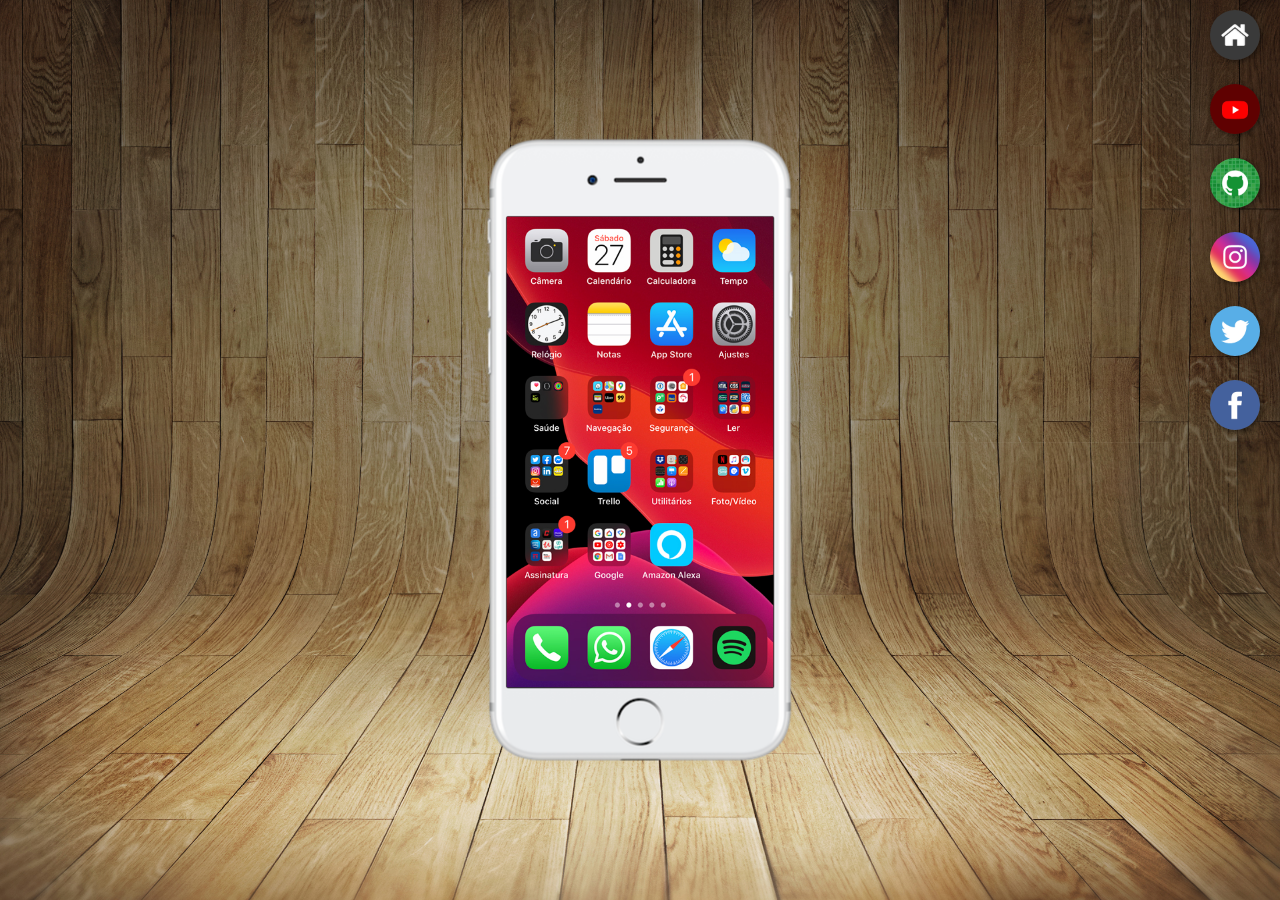
<file: index.html>
<!DOCTYPE html>
<html lang="pt-br">
<head>
    <meta charset="UTF-8">
    <meta name="viewport" content="width=device-width, initial-scale=1.0">
    <title>Projeto Redes Sociais</title>
    <link rel="shortcut icon" href="favicon.ico" type="image/x-icon">
    <link rel="stylesheet" href="estilos/style.css">
</head>
<body>
    <main>
        <section id="celular">
            <iframe src="home.html" name="tela" id="tela" frameborder="0"></iframe>
        </section>
        <section id="redes-sociais">
            <ul>
                <li><a href="home.html" target="tela"><img src="imagens/logo-home.jpg" alt=""></a></li>
                <li><a href="youtube.html" target="tela"><img src="imagens/logo-youtube.jpg" alt=""></a></li>
                <li><a href="github.html" target="tela"><img src="imagens/logo-github.jpg" alt=""></a></li>
                <li><a href="instagram.html" target="tela"><img src="imagens/logo-instagram.jpg" alt=""></a></li>
                <li><a href="twitter.html" target="tela"><img src="imagens/logo-twitter.jpg" alt=""></a></li>
                <li><a href="facebook.html" target="tela"><img src="imagens/logo-facebook.jpg" alt=""></a></li>
            </ul>
        </section>
    </main>
</body>
</html>
</file>
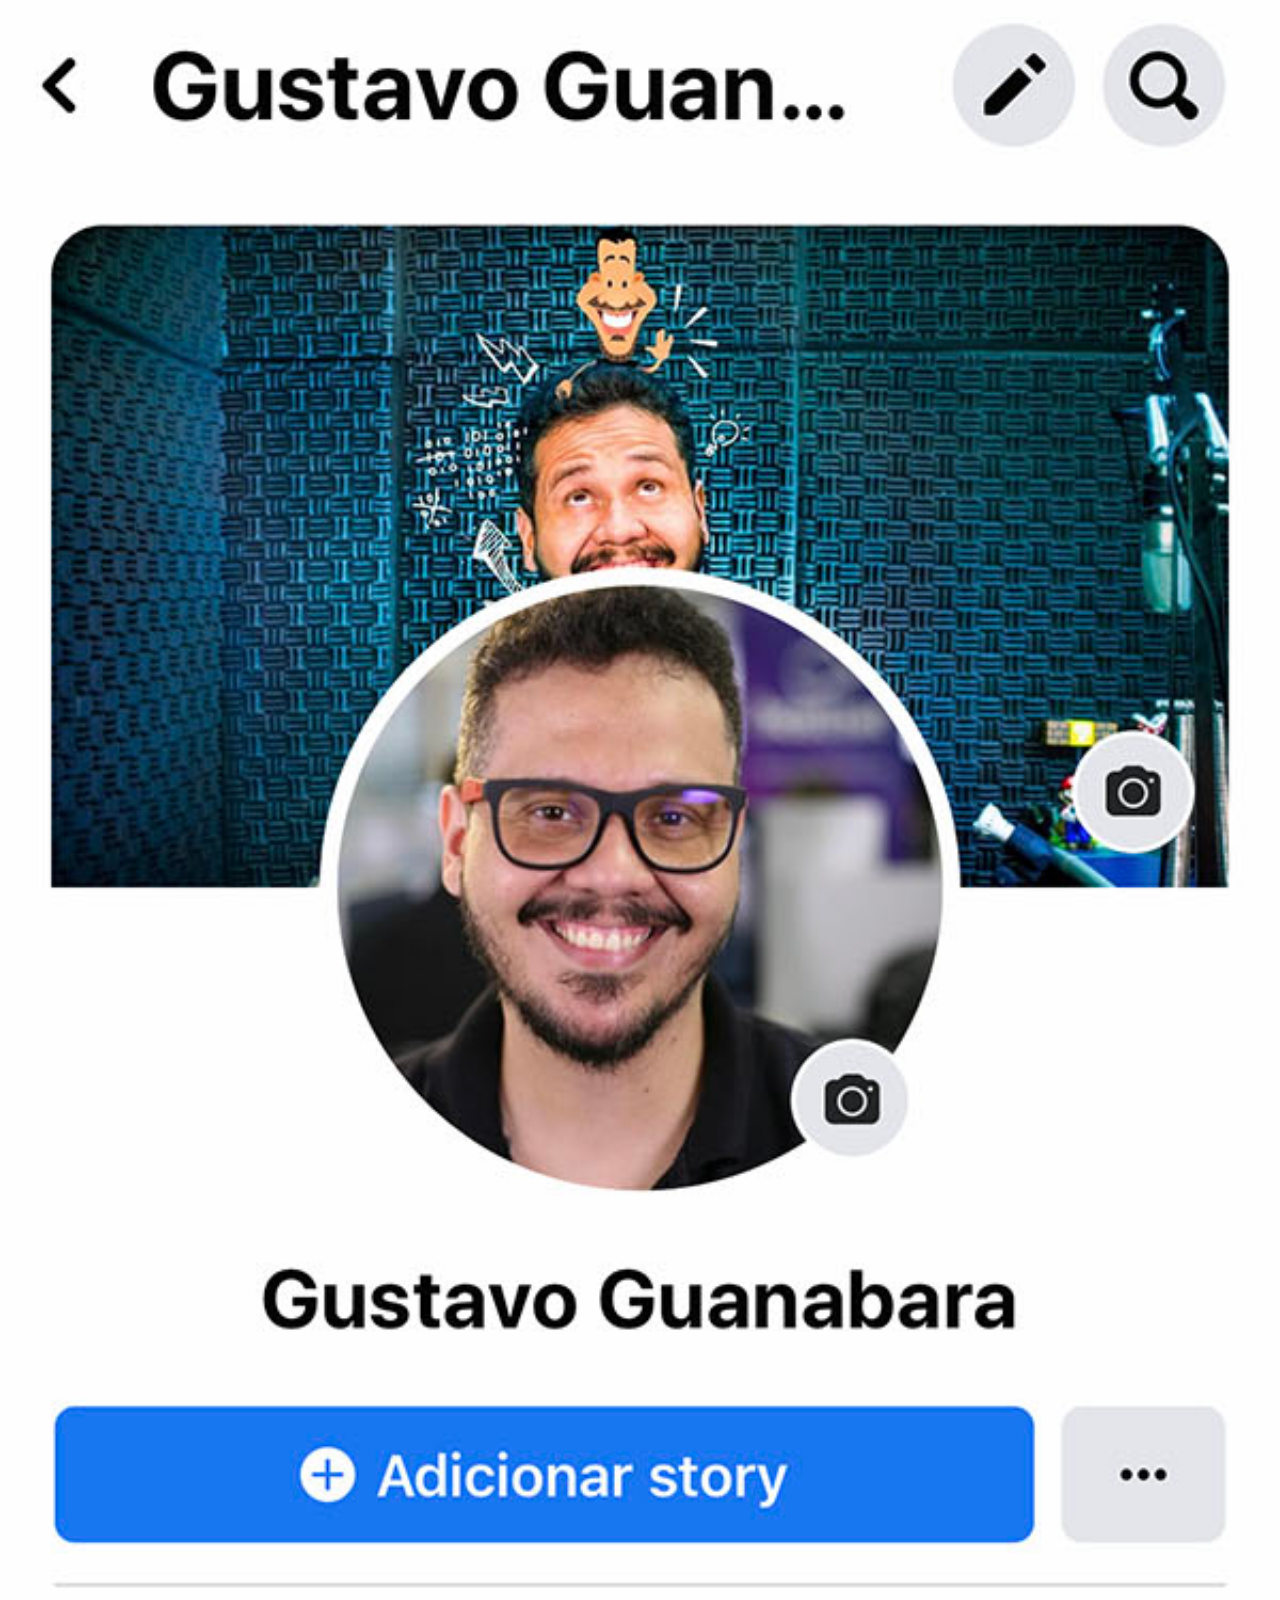
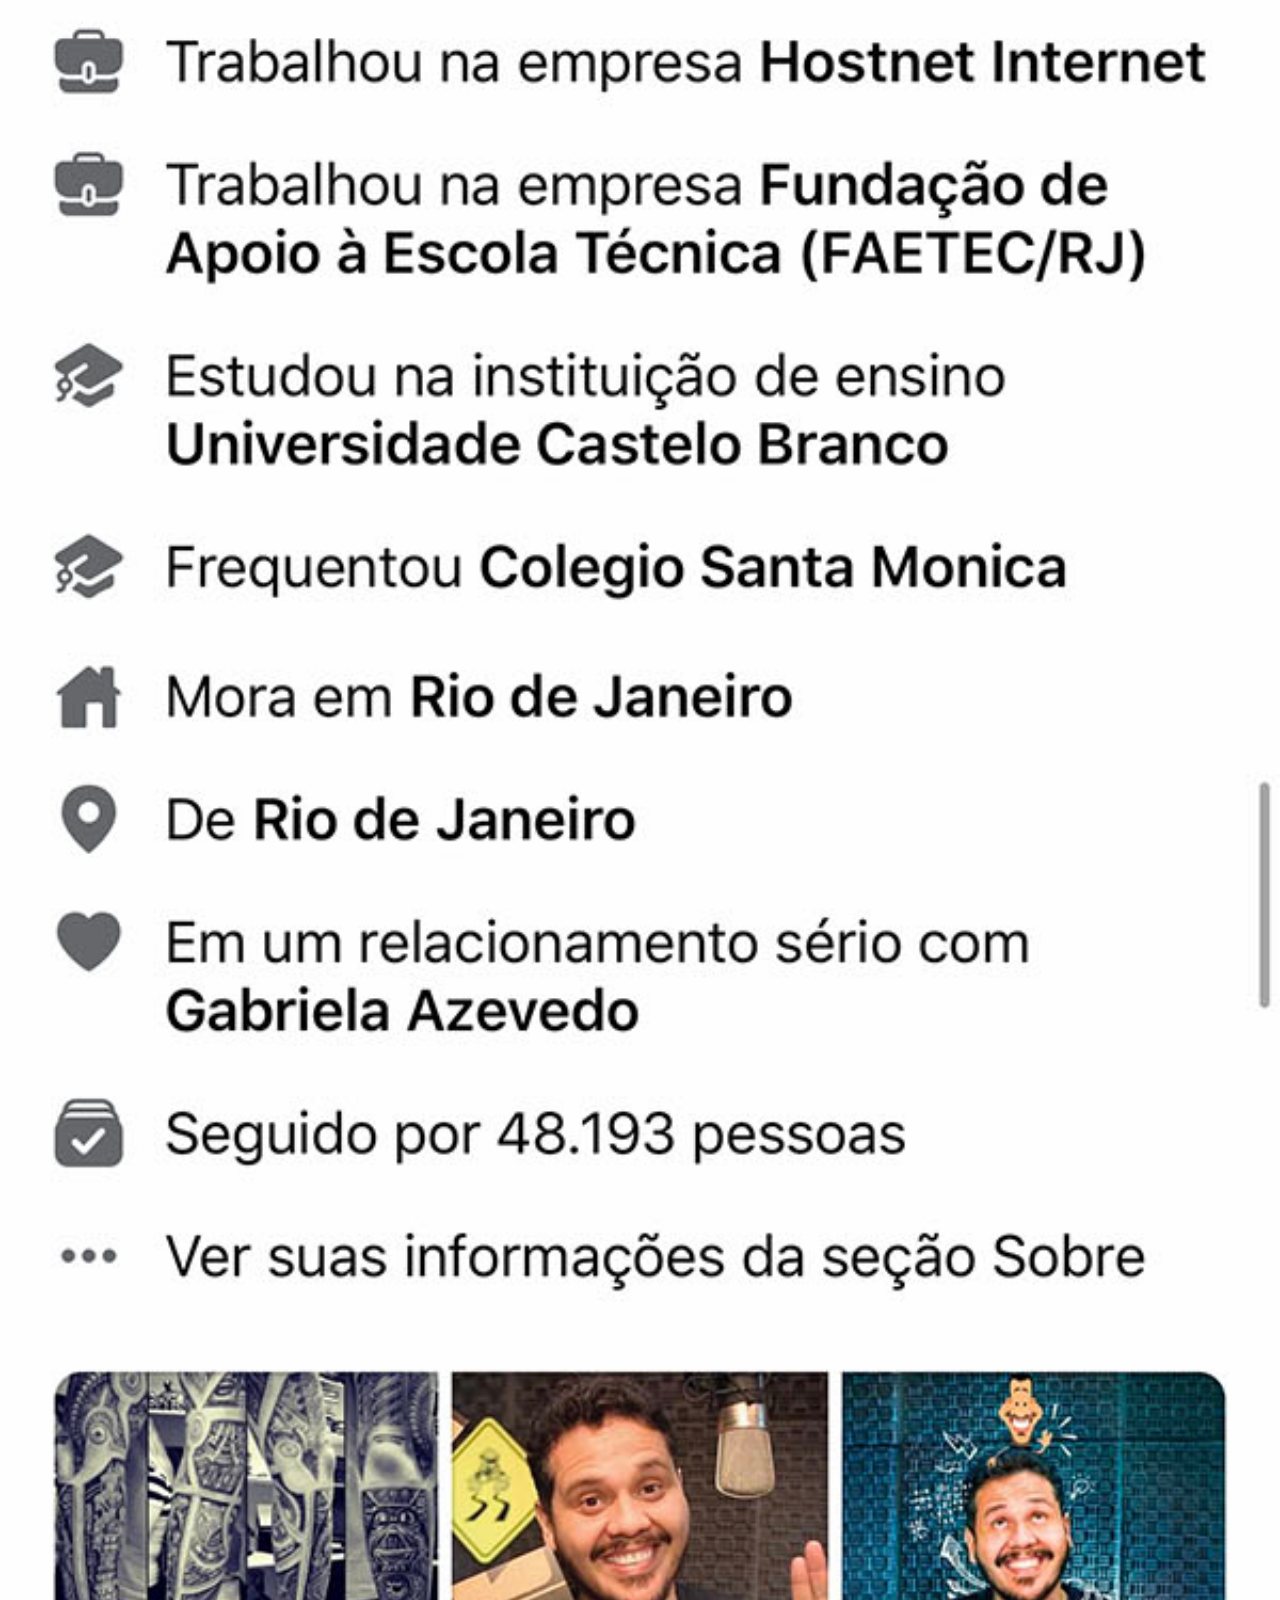
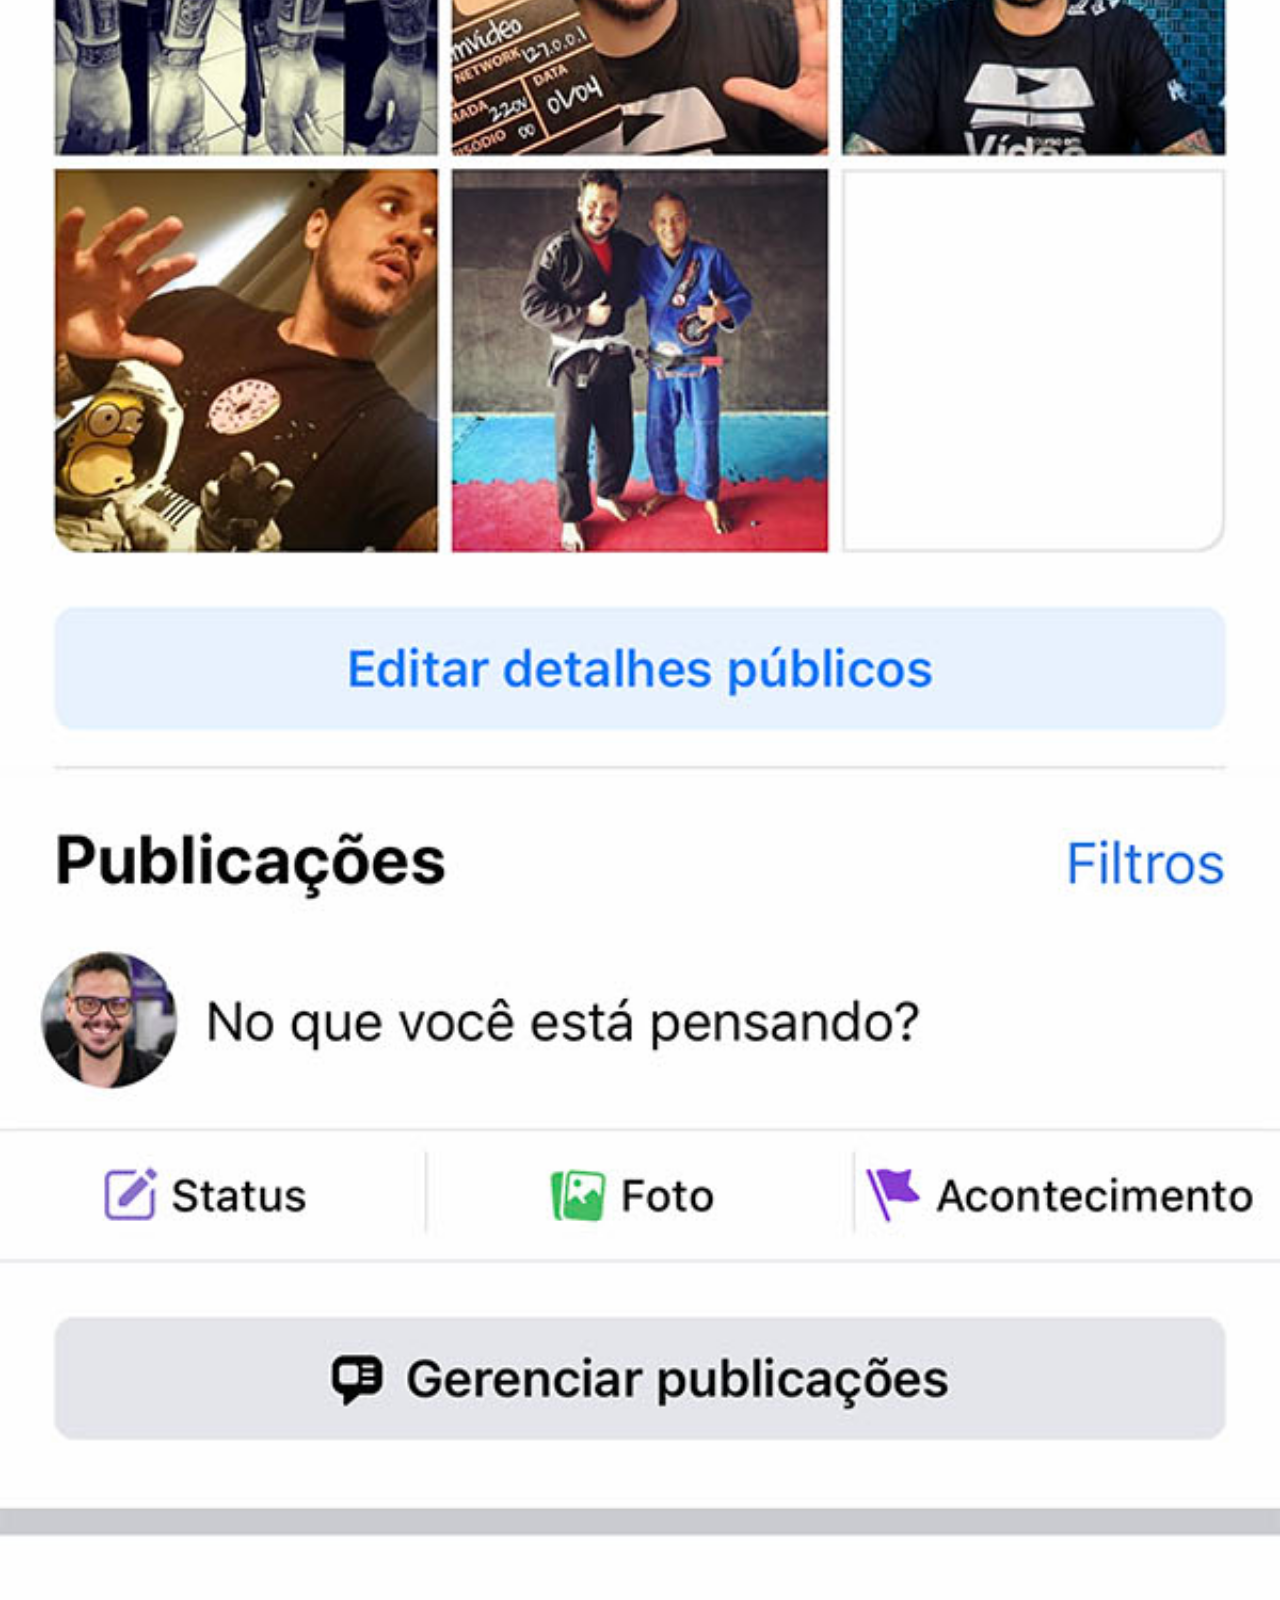
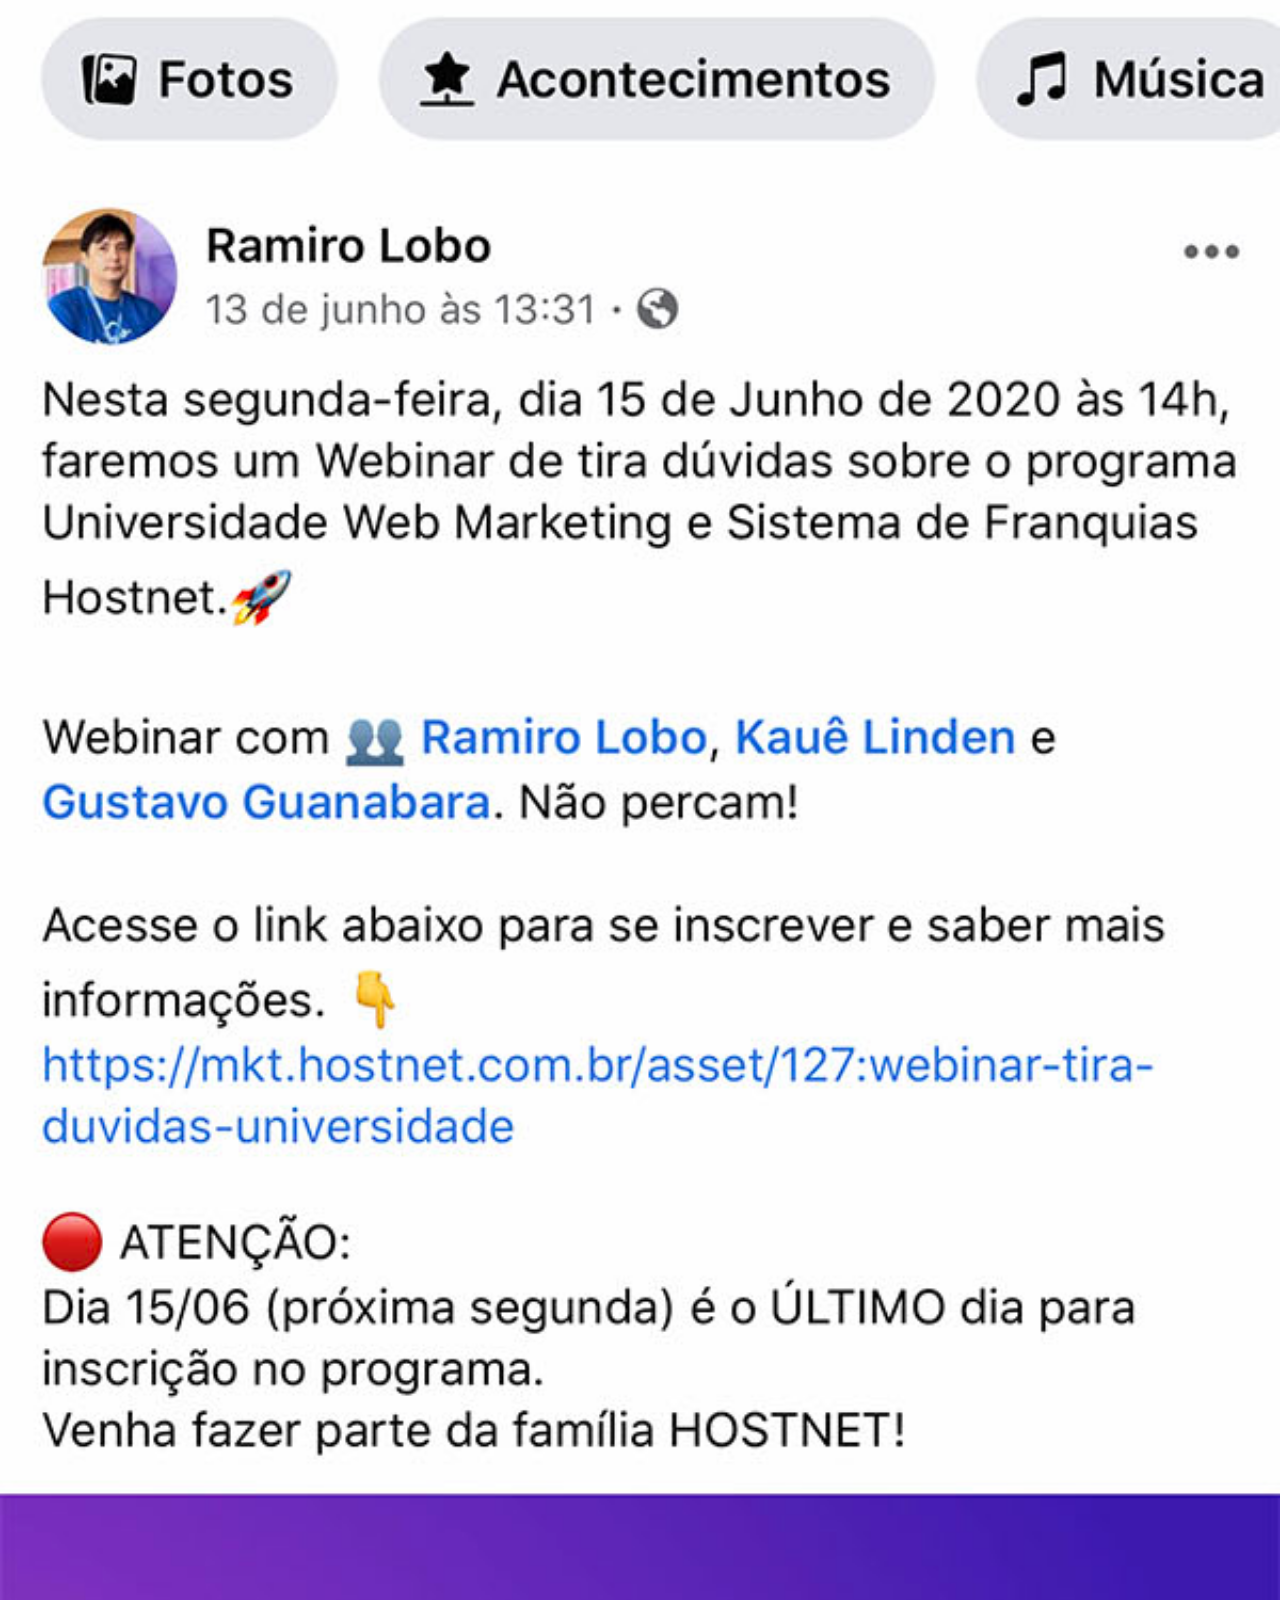
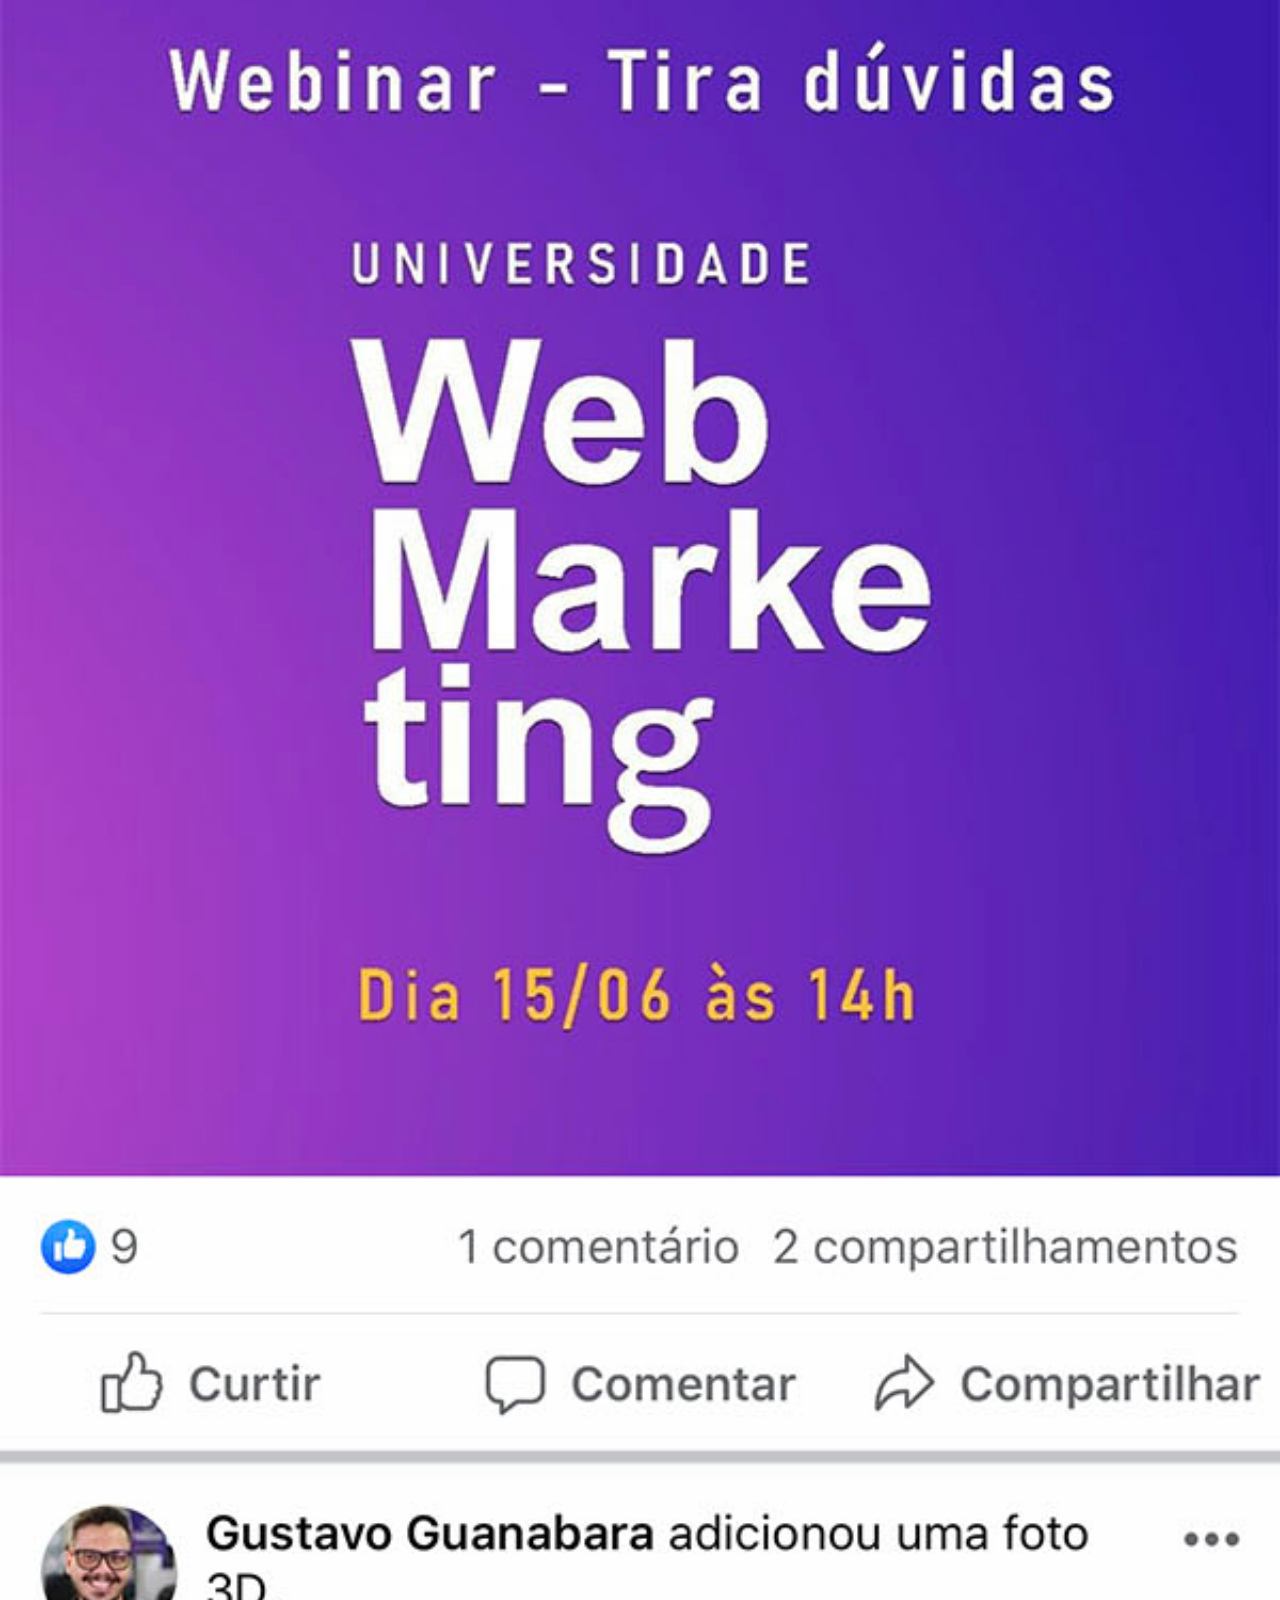
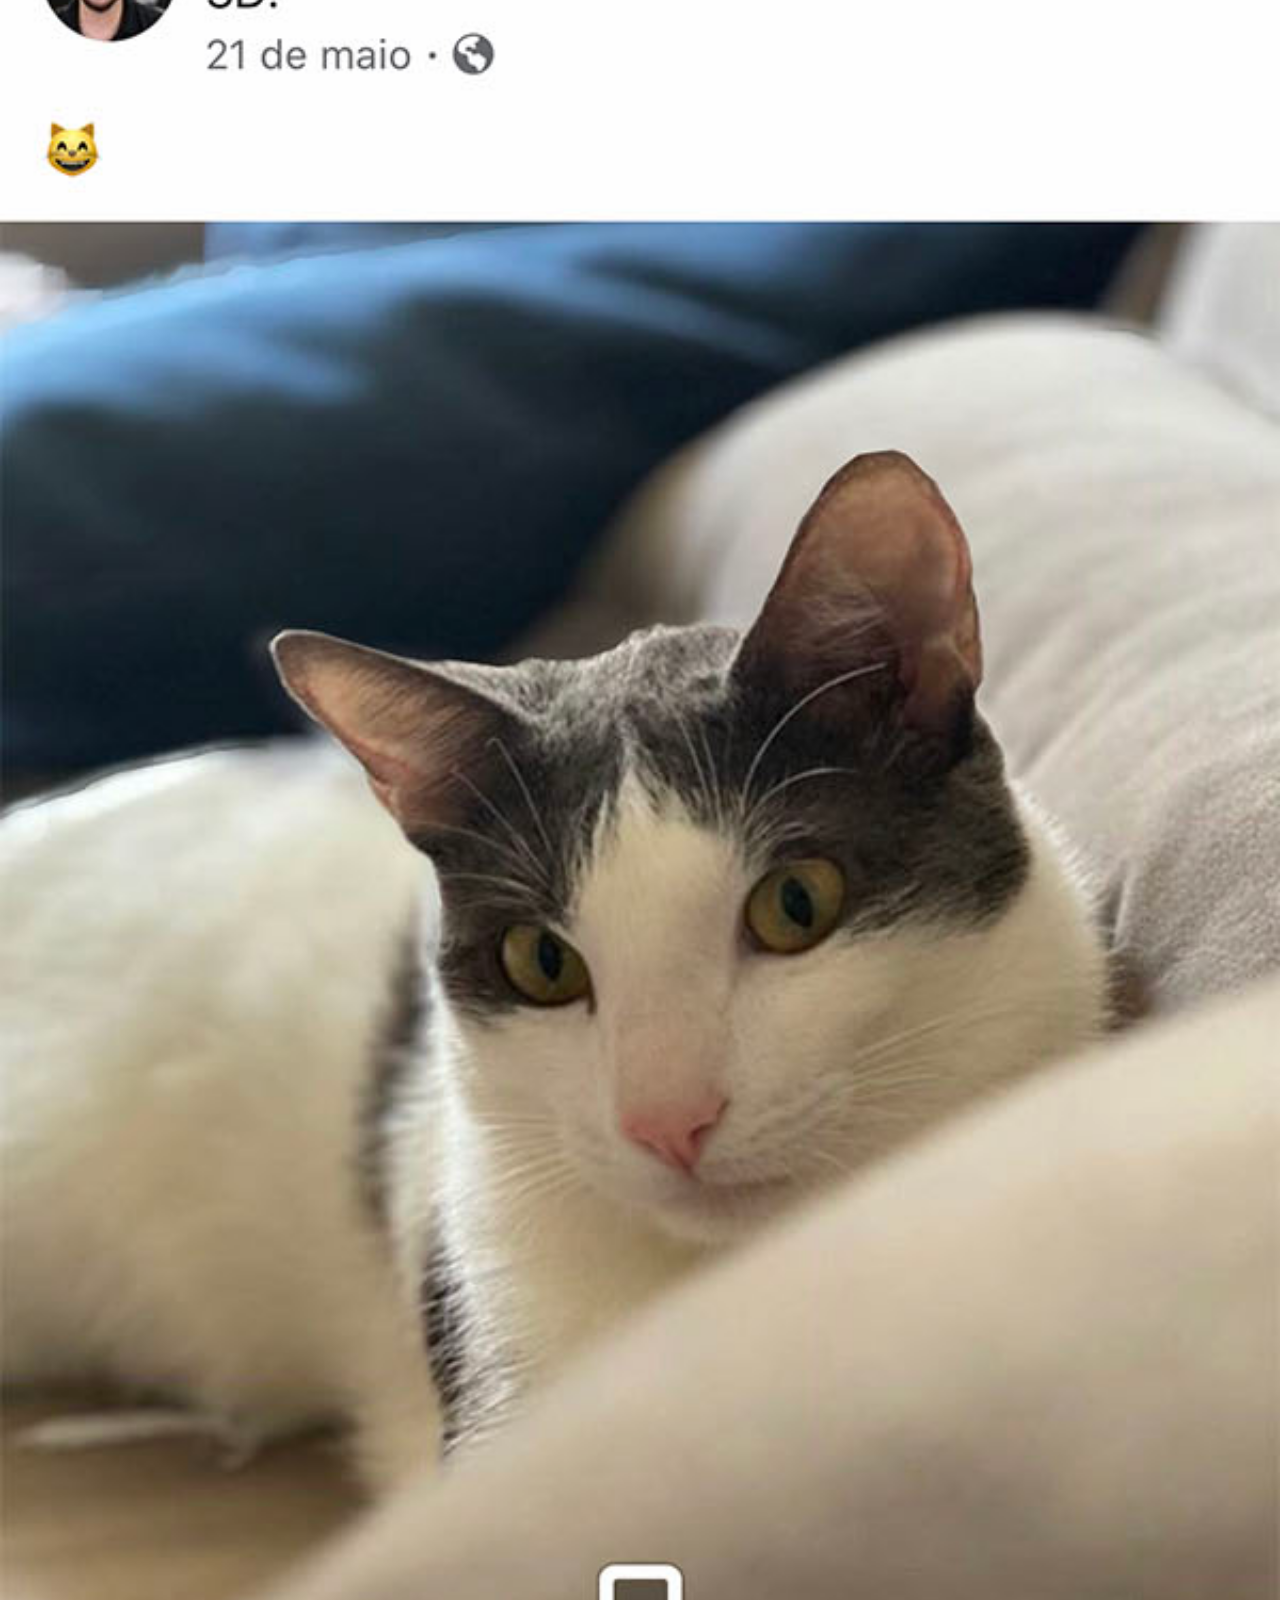
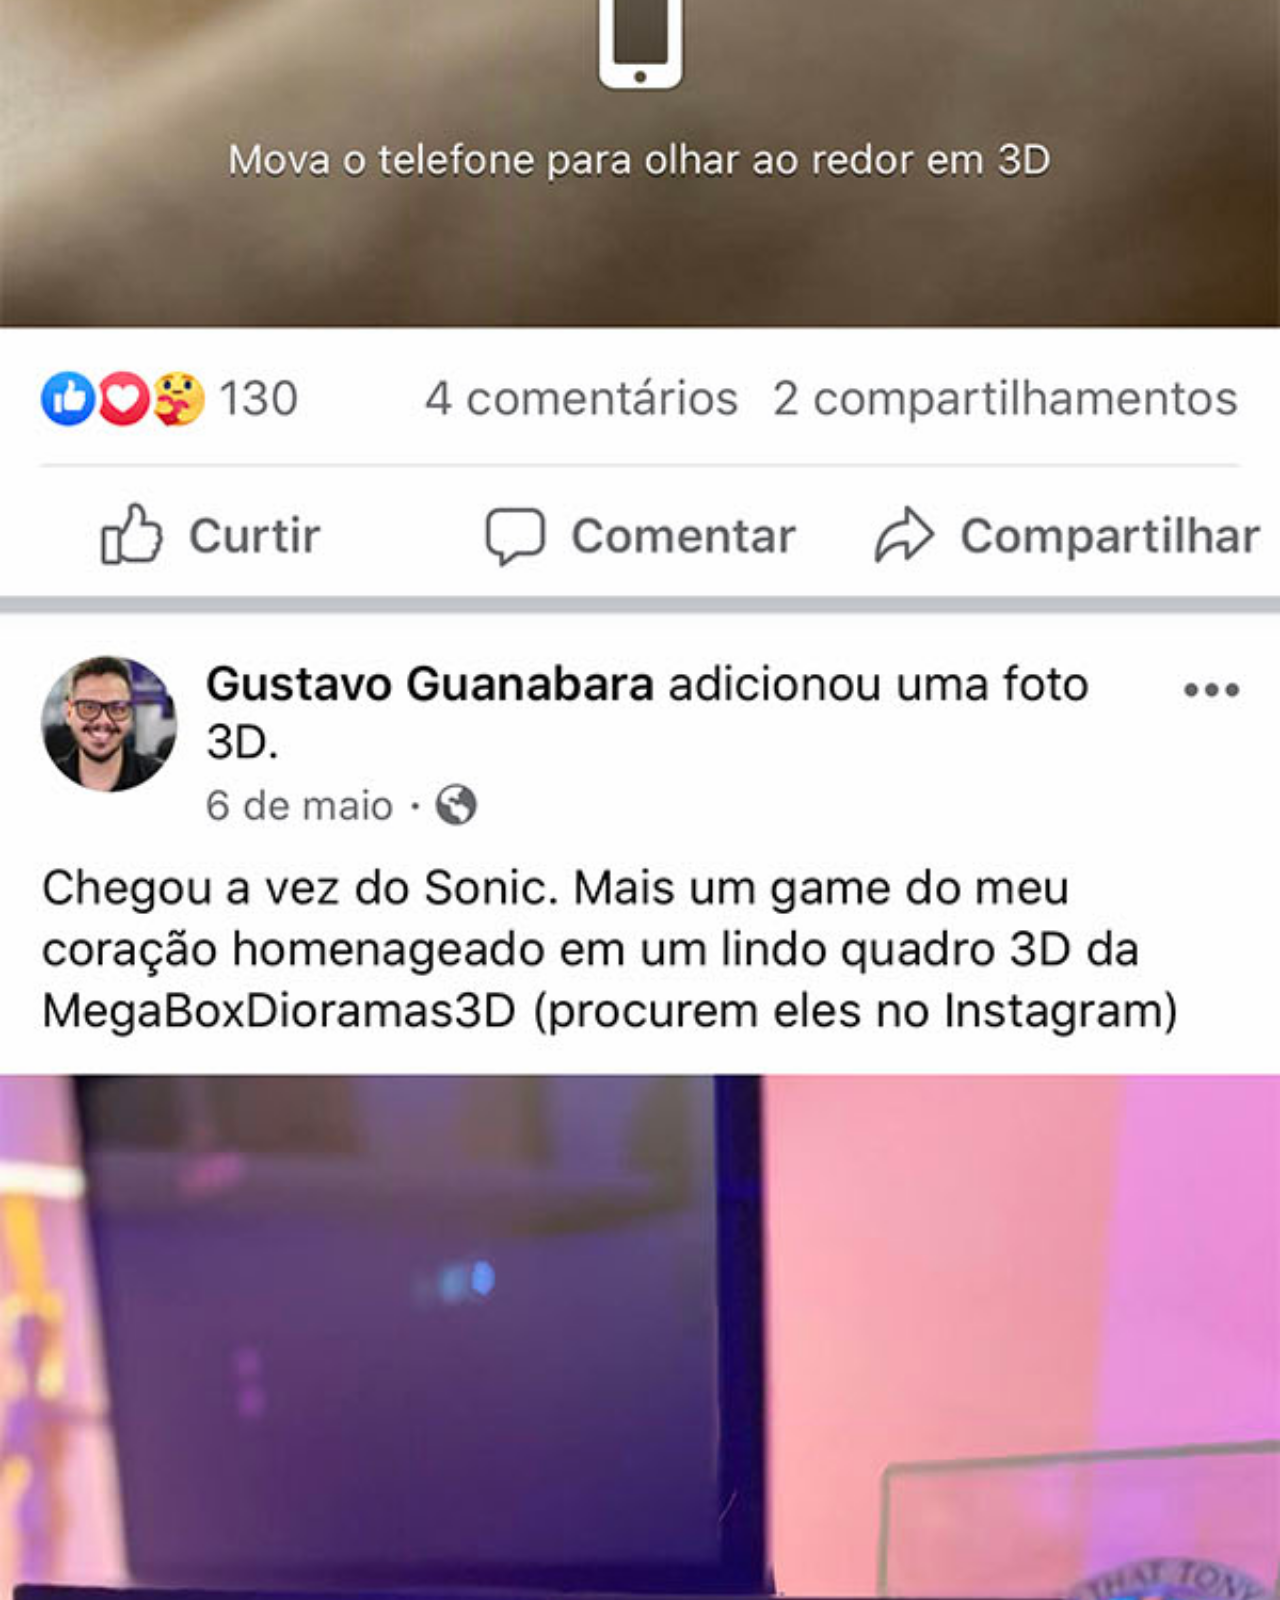
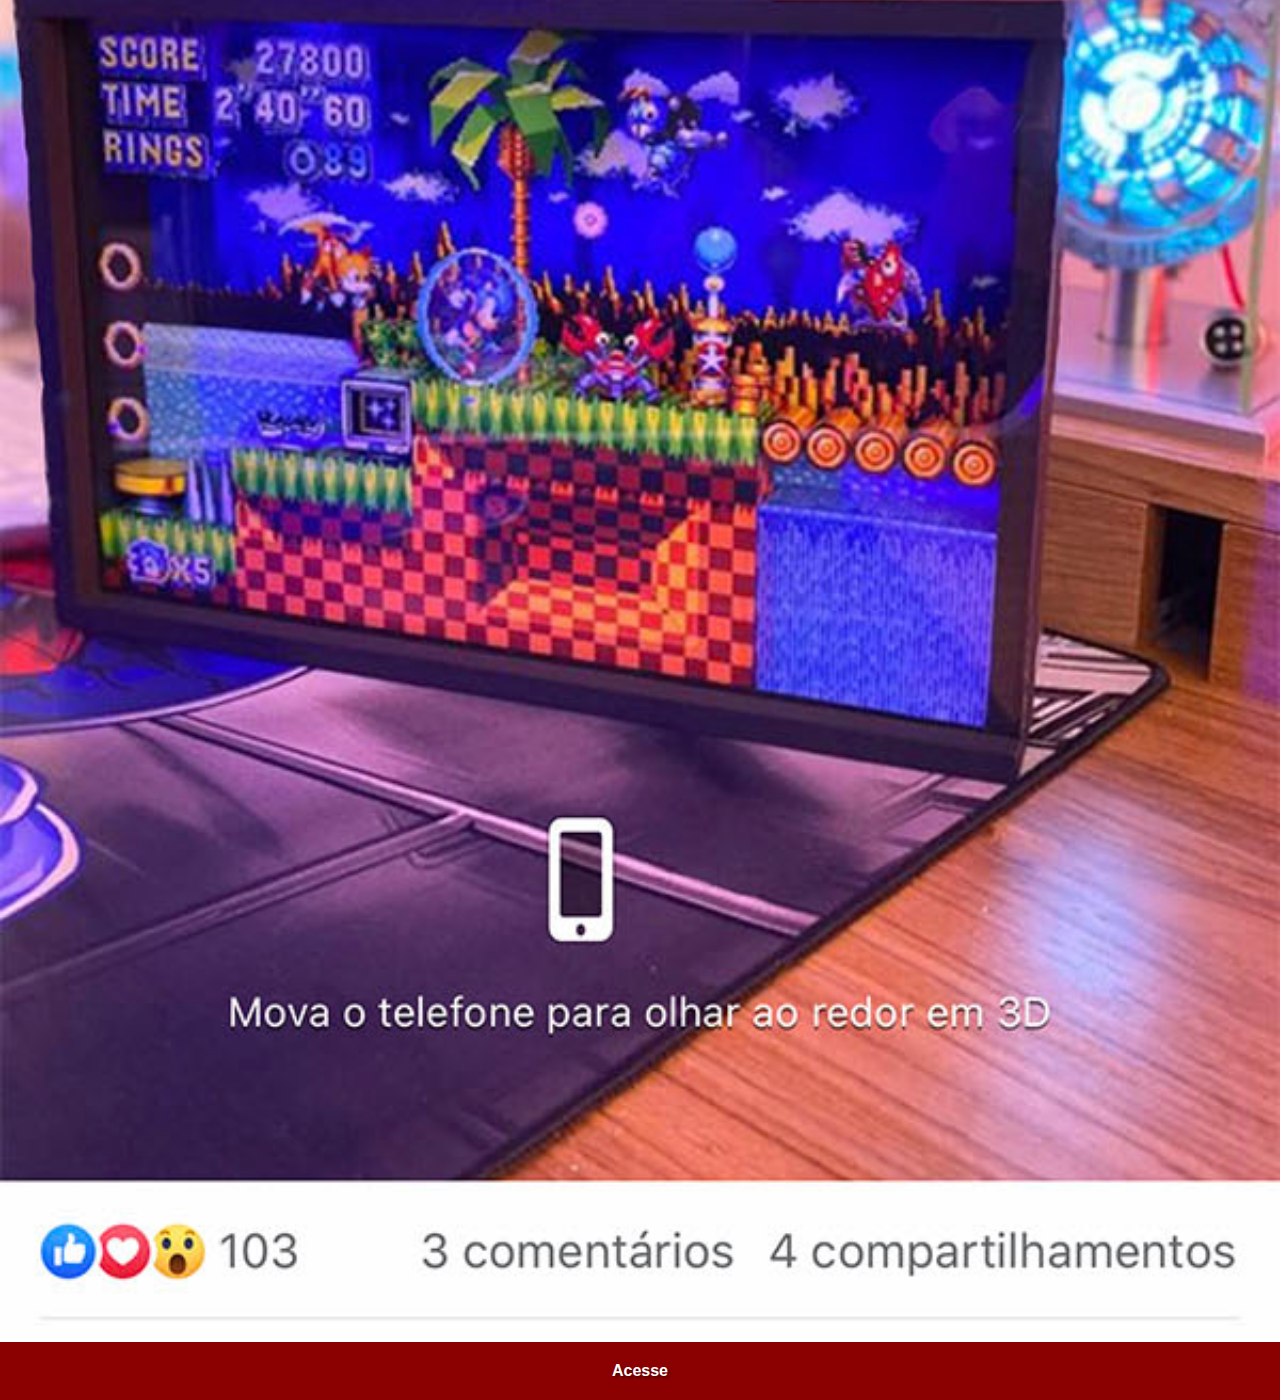
<file: facebook.html>
<!DOCTYPE html>
<html lang="pt-br">
<head>
    <meta charset="UTF-8">
    <meta name="viewport" content="width=device-width, initial-scale=1.0">
    <title>Facebook</title>
    <link rel="stylesheet" href="estilos/social.css">
</head>
<body>
    <img src="imagens/tela-facebook.jpg" alt="">
    <a href="https://www.facebook.com/gustavoguanabara/?locale=pt_BR">Acesse</a>
</body>
</html>
</file>
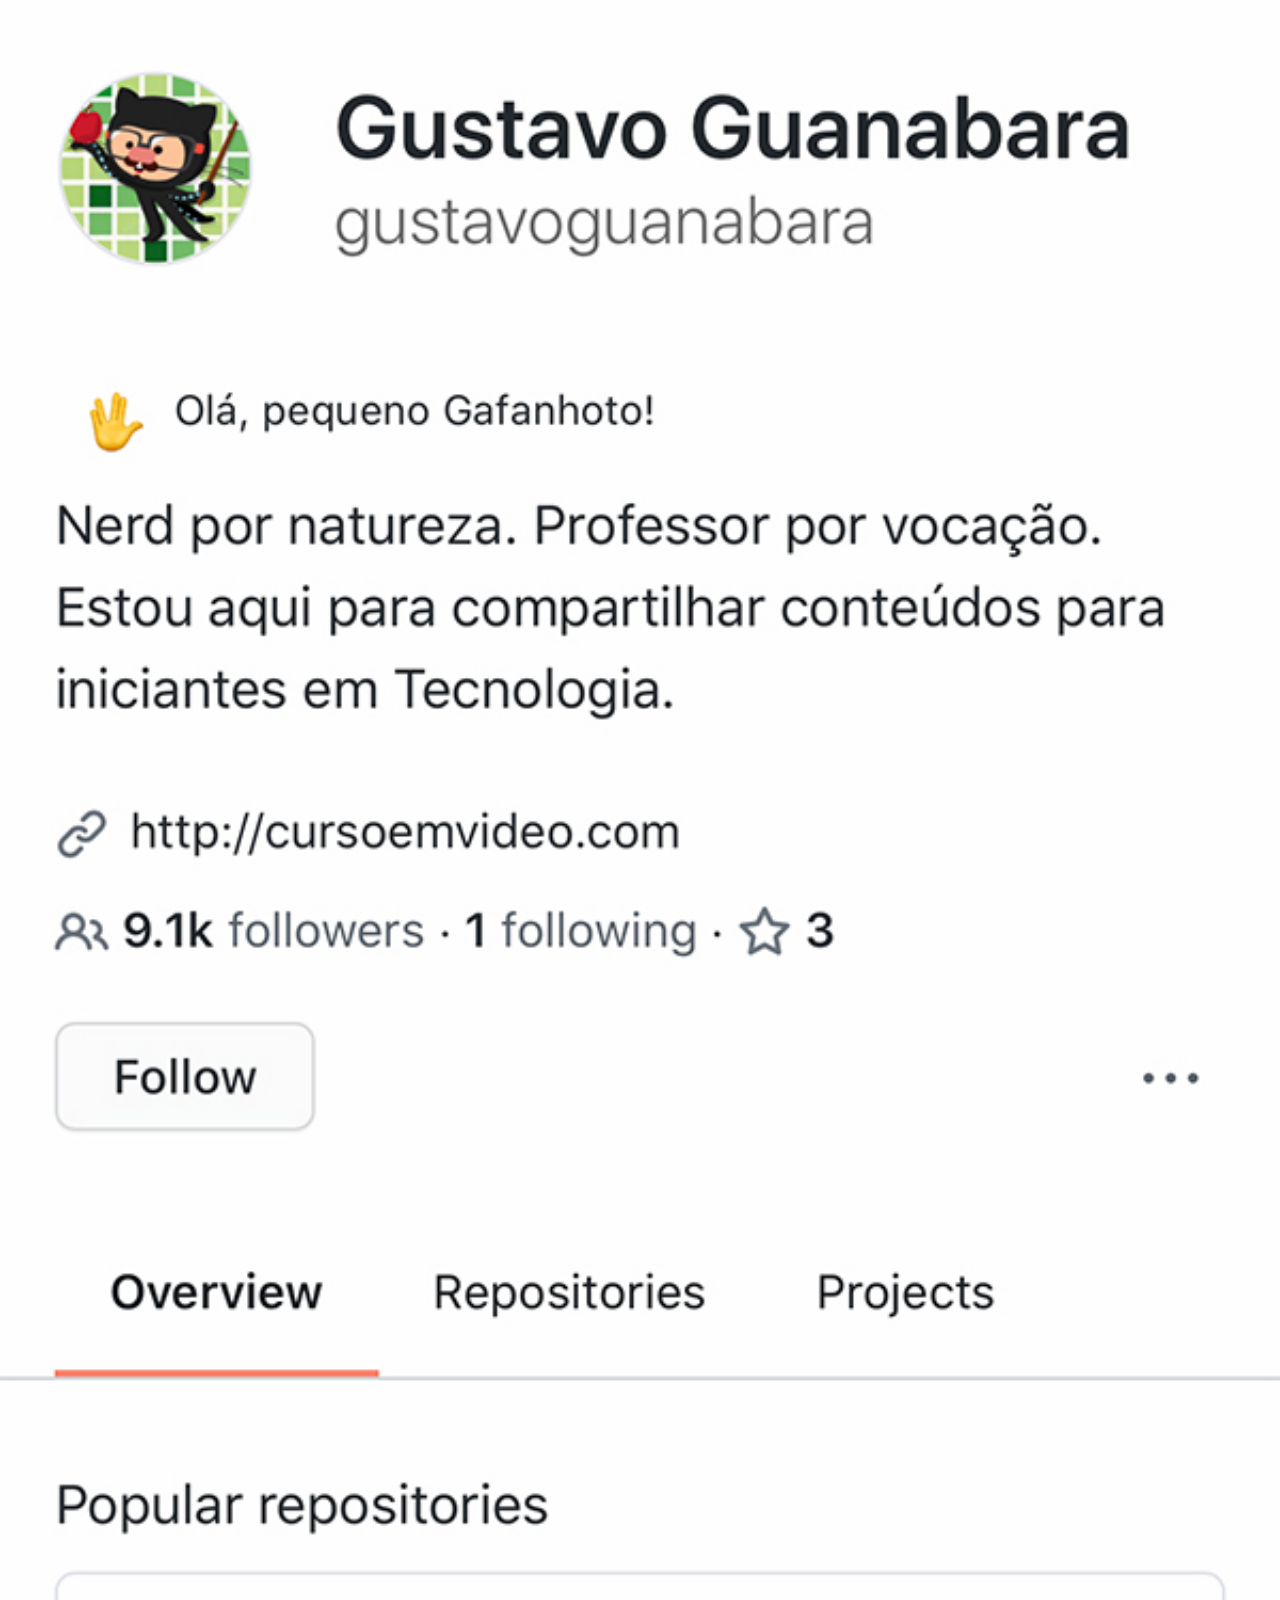
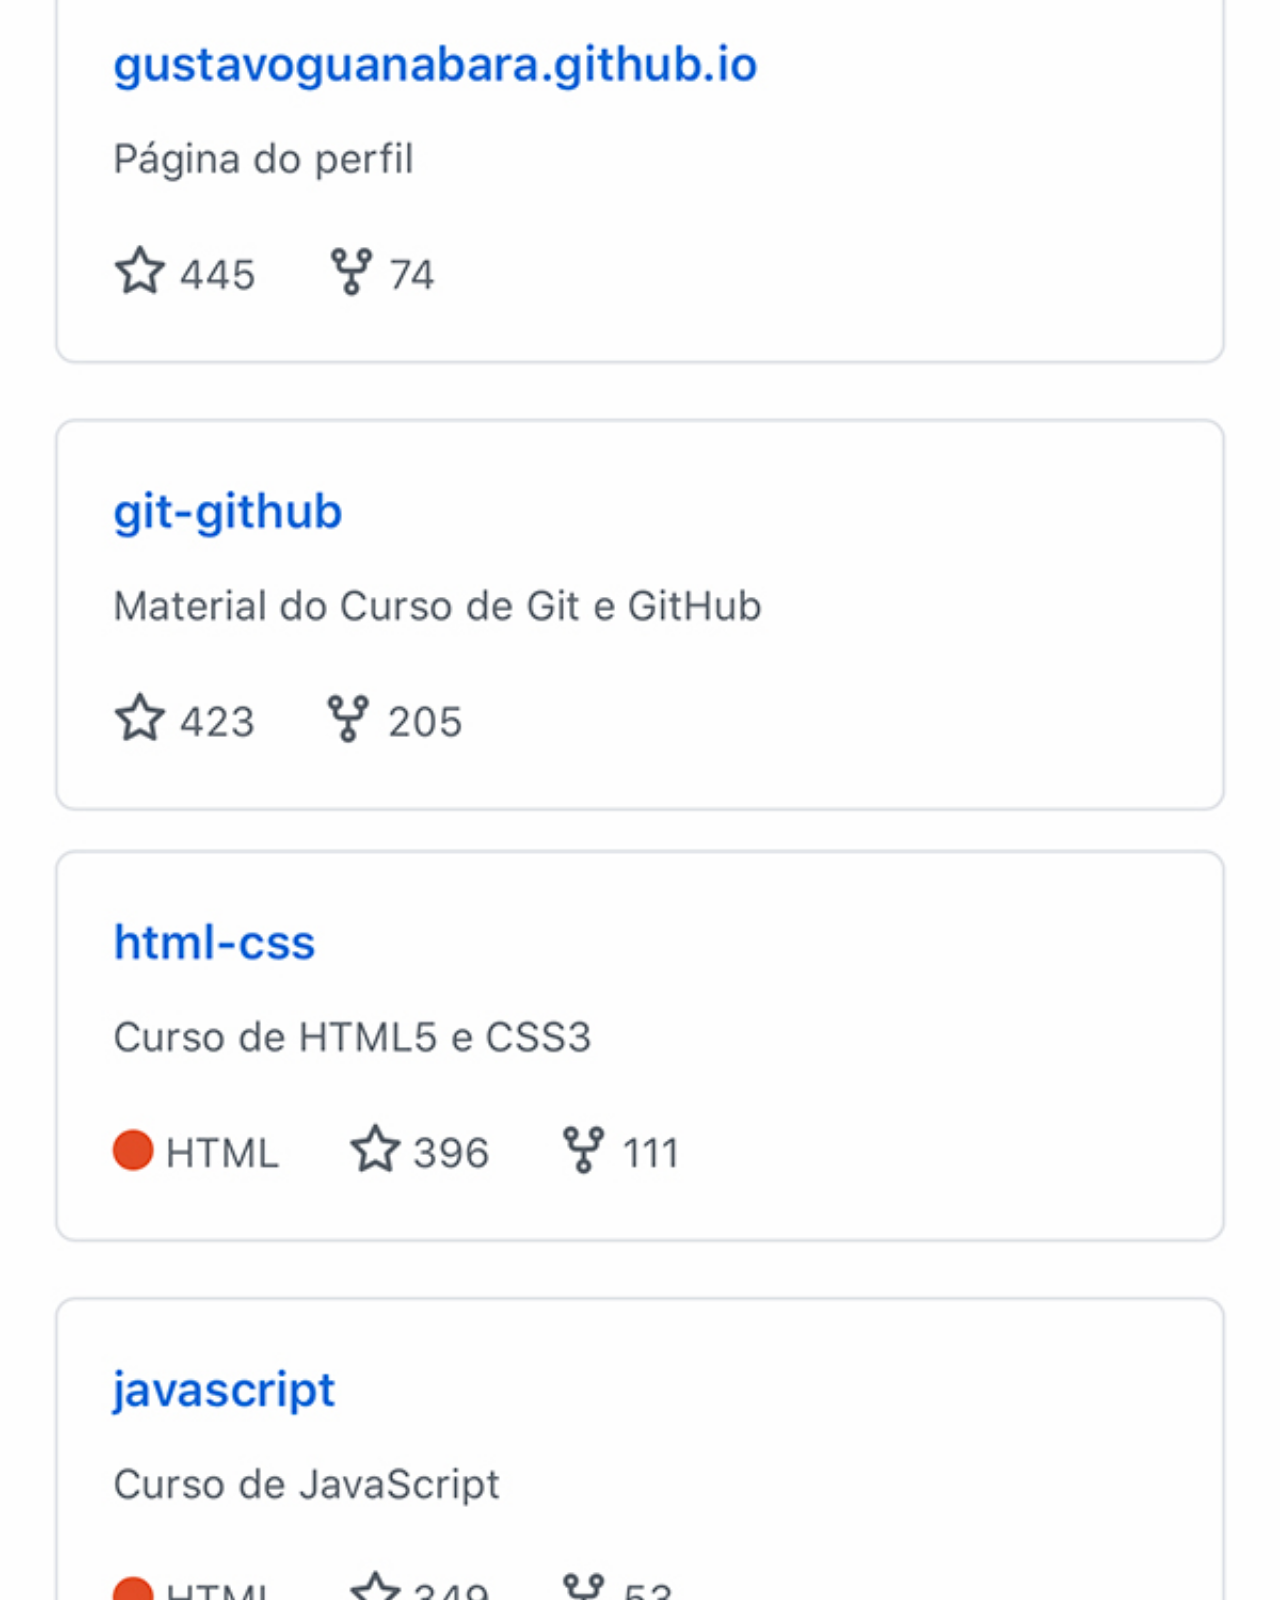
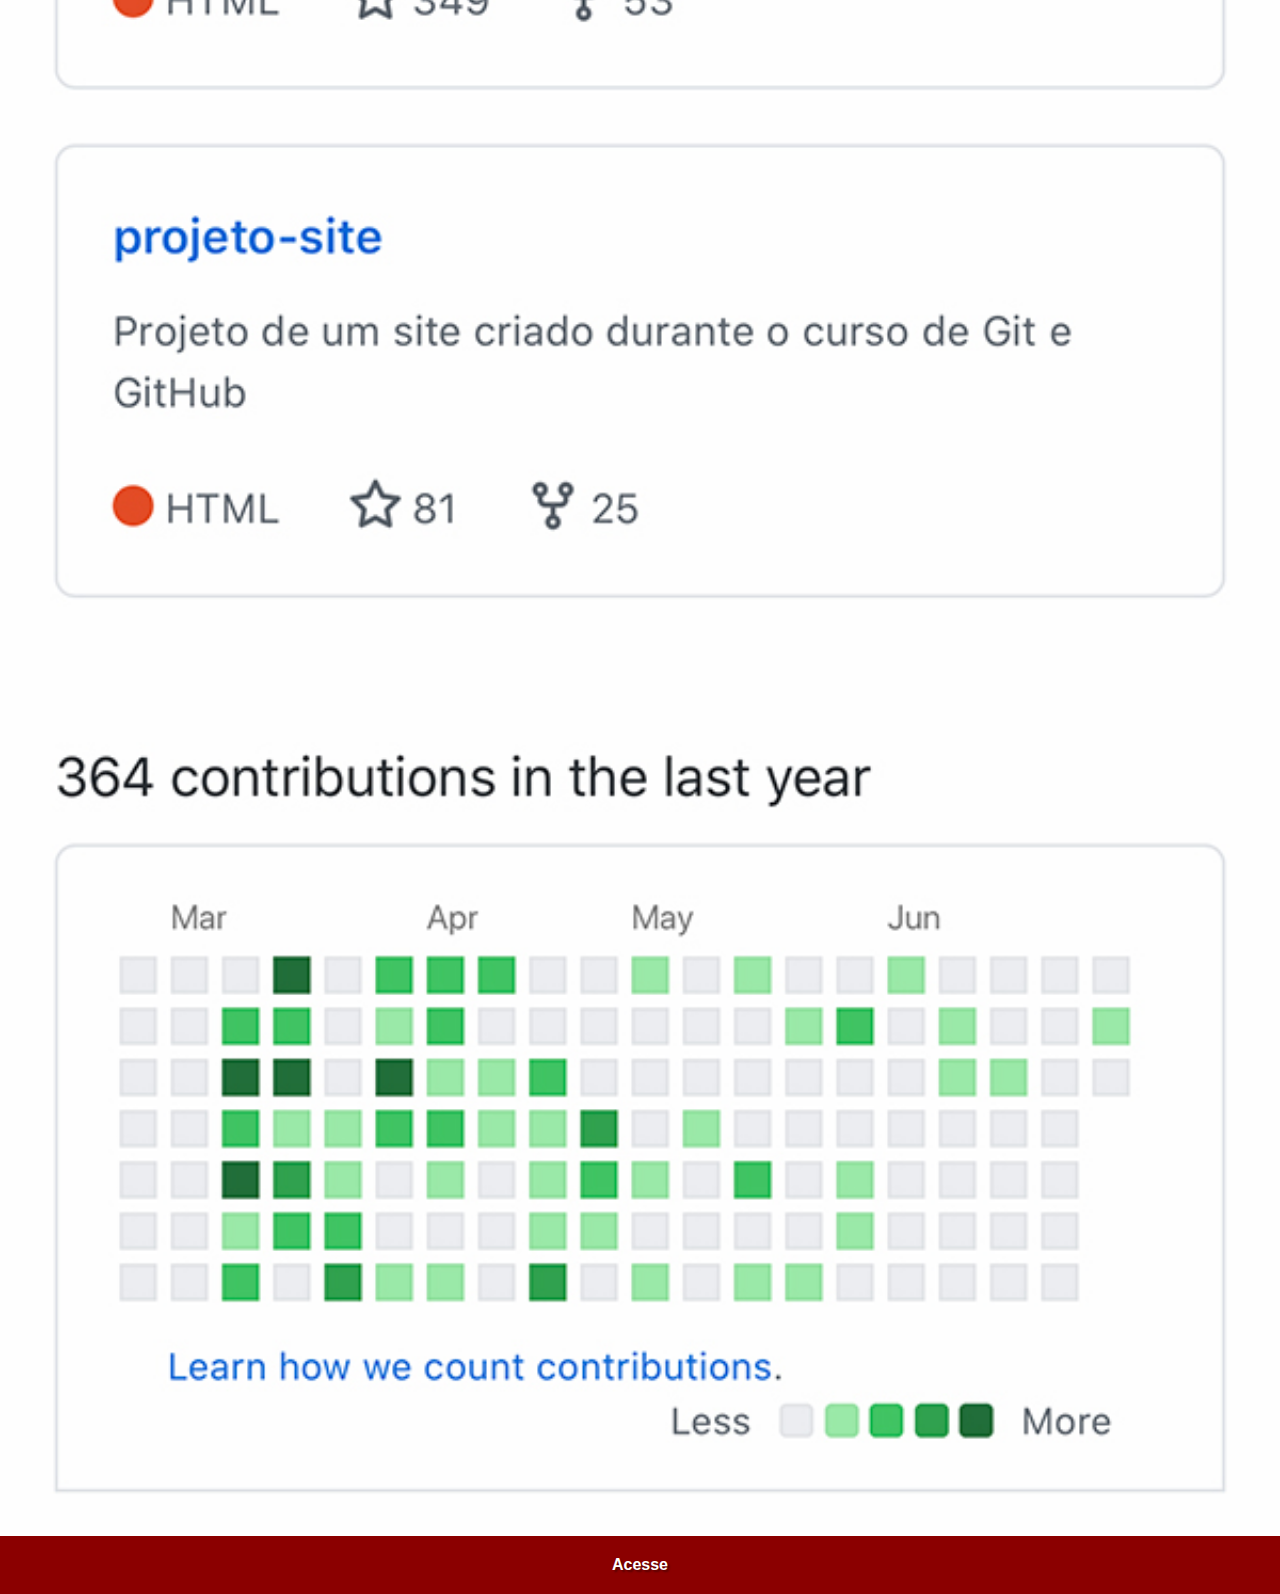
<file: github.html>
<!DOCTYPE html>
<html lang="pt-br">
<head>
    <meta charset="UTF-8">
    <meta name="viewport" content="width=device-width, initial-scale=1.0">
    <title>Github</title>
    <link rel="stylesheet" href="estilos/social.css">
</head>
<body>
    <img src="imagens/tela-github.jpg" alt="">
    <a href="https://github.com/gustavoguanabara" target="_blank">Acesse</a>
</body>
</html>
</file>
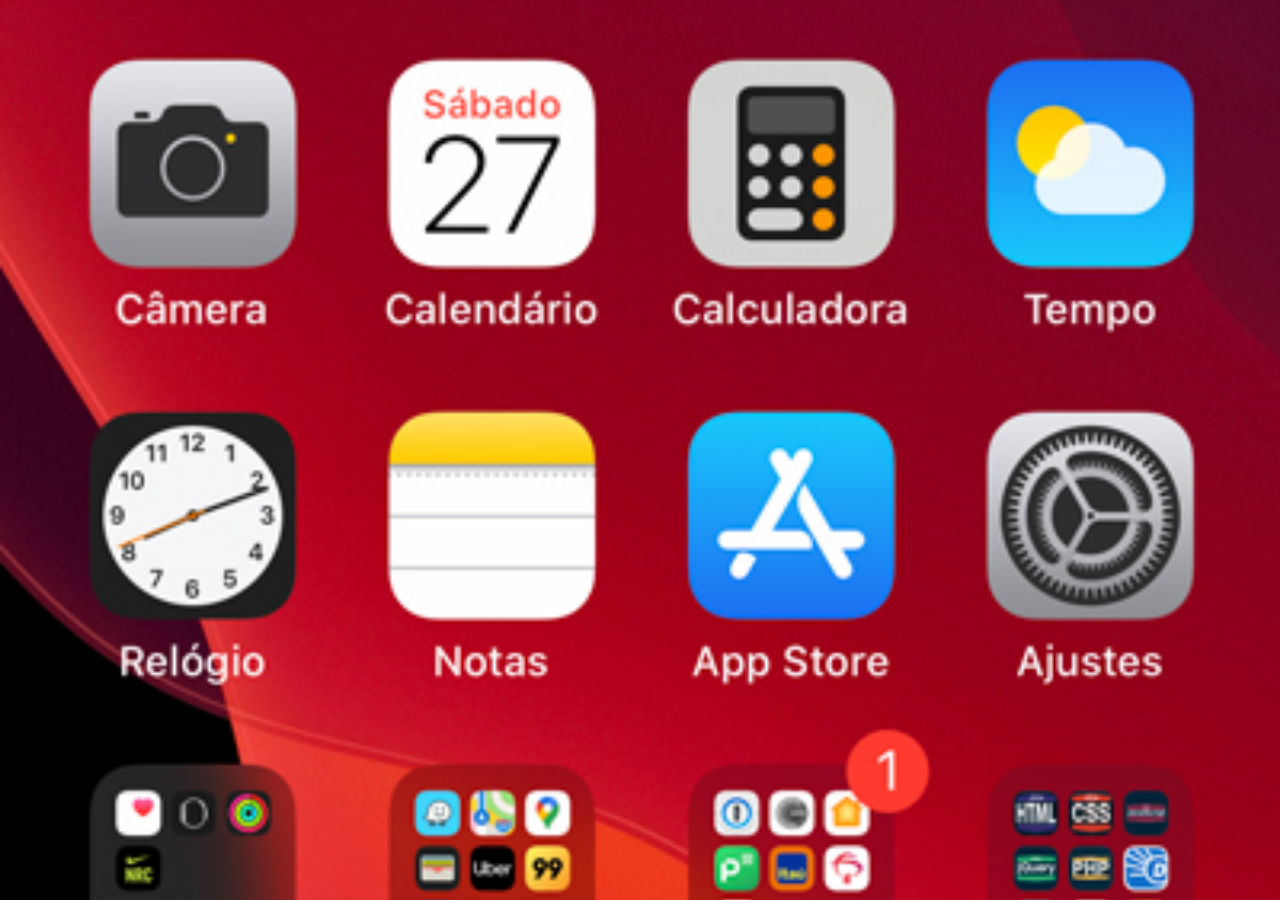
<file: home.html>
<!DOCTYPE html>
<html lang="pt-br">
<head>
    <meta charset="UTF-8">
    <meta name="viewport" content="width=device-width, initial-scale=1.0">
    <title>Home</title>
    <style>
        *{
            padding: 0;
            margin: 0;
        }

        body{
            height: 100vh;
            width: 100vw;
            background: black url('imagens/tela-home.jpg') no-repeat top center;
            background-size: cover;
        }
    </style>
</head>
<body>
    
</body>
</html>
</file>
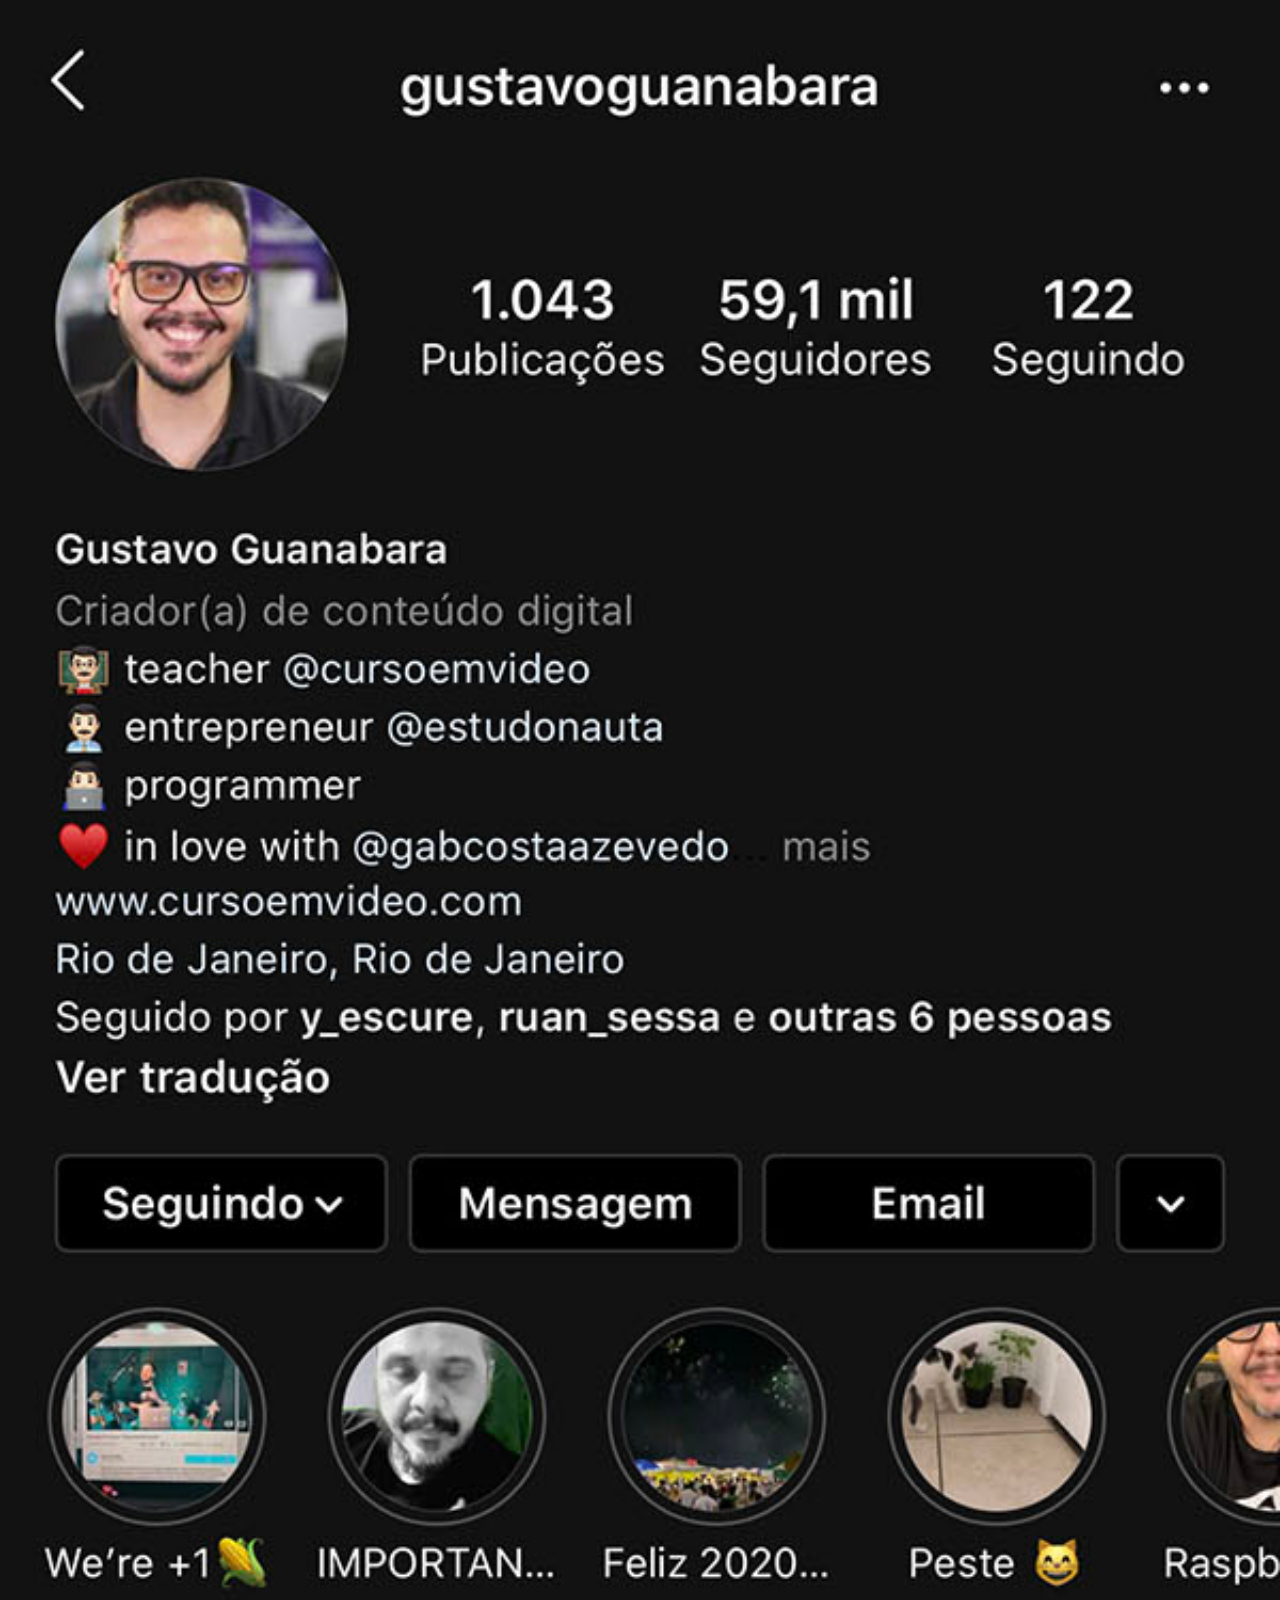
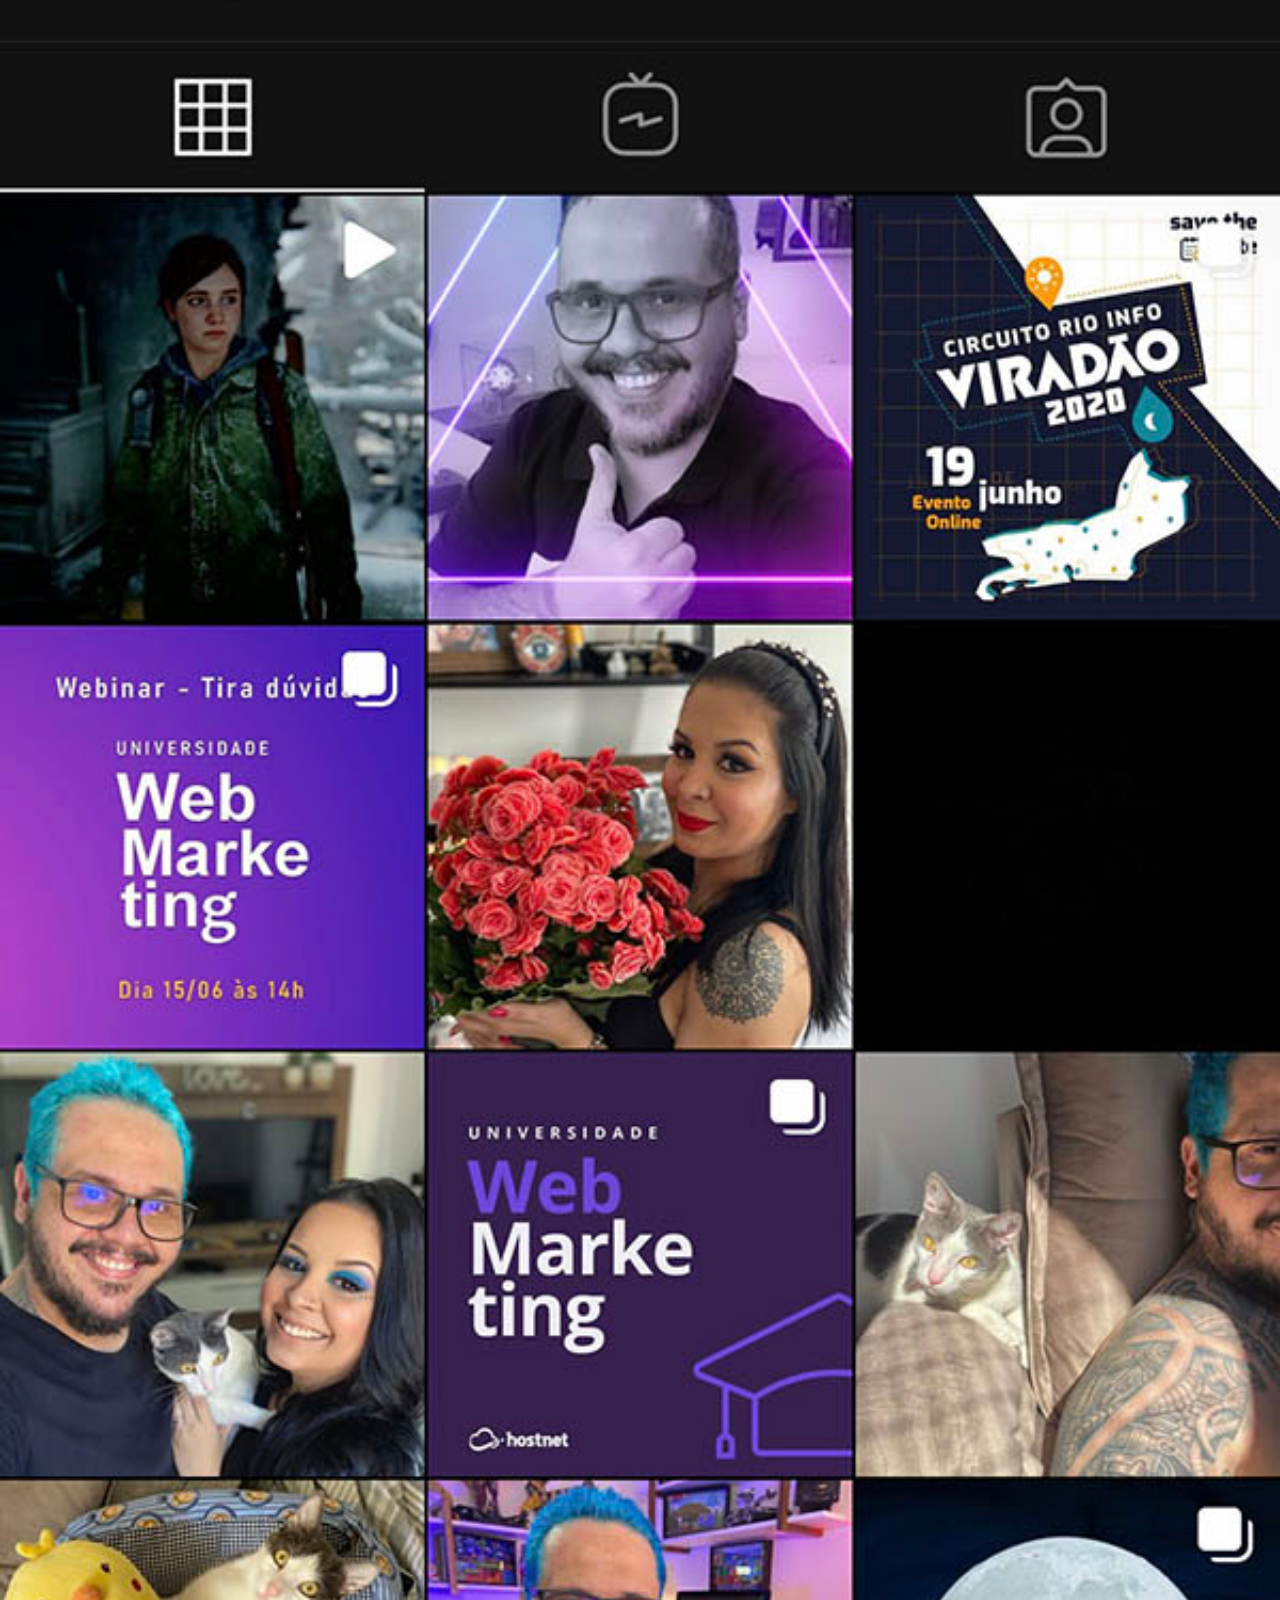
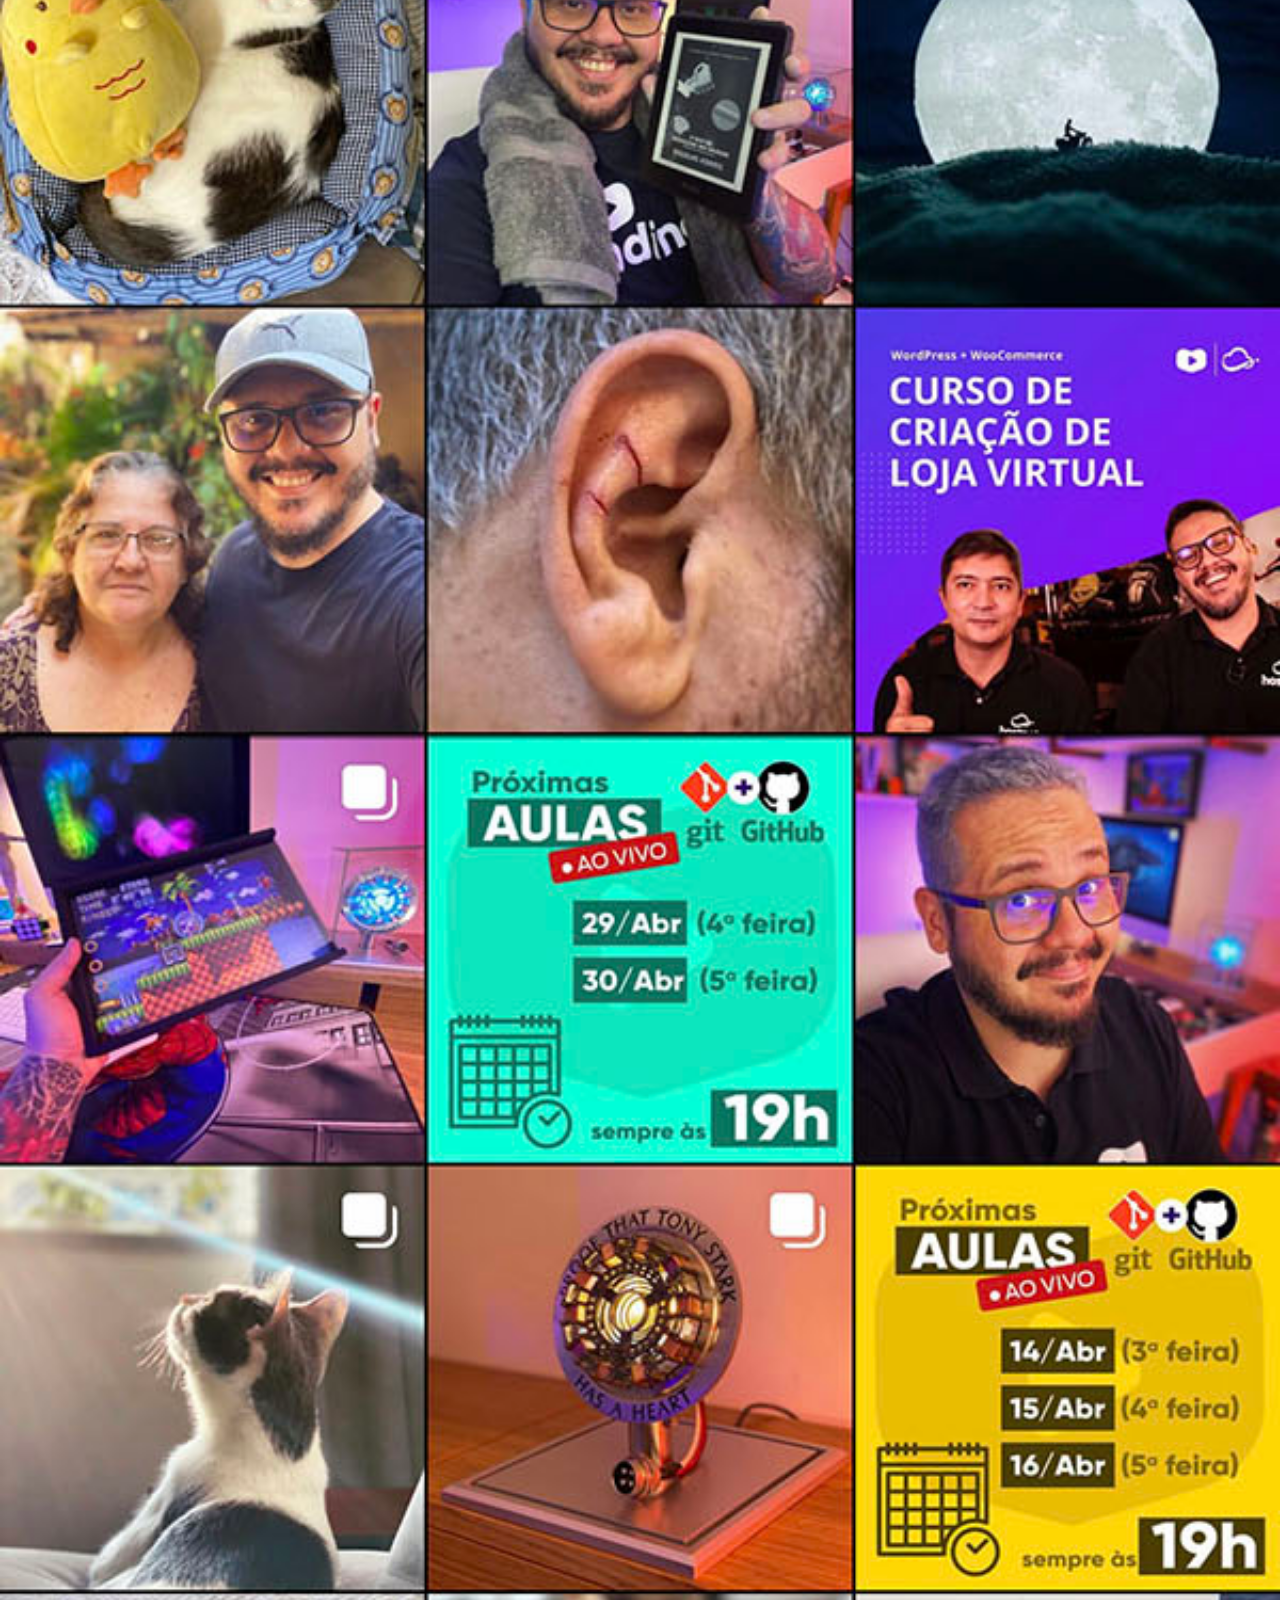
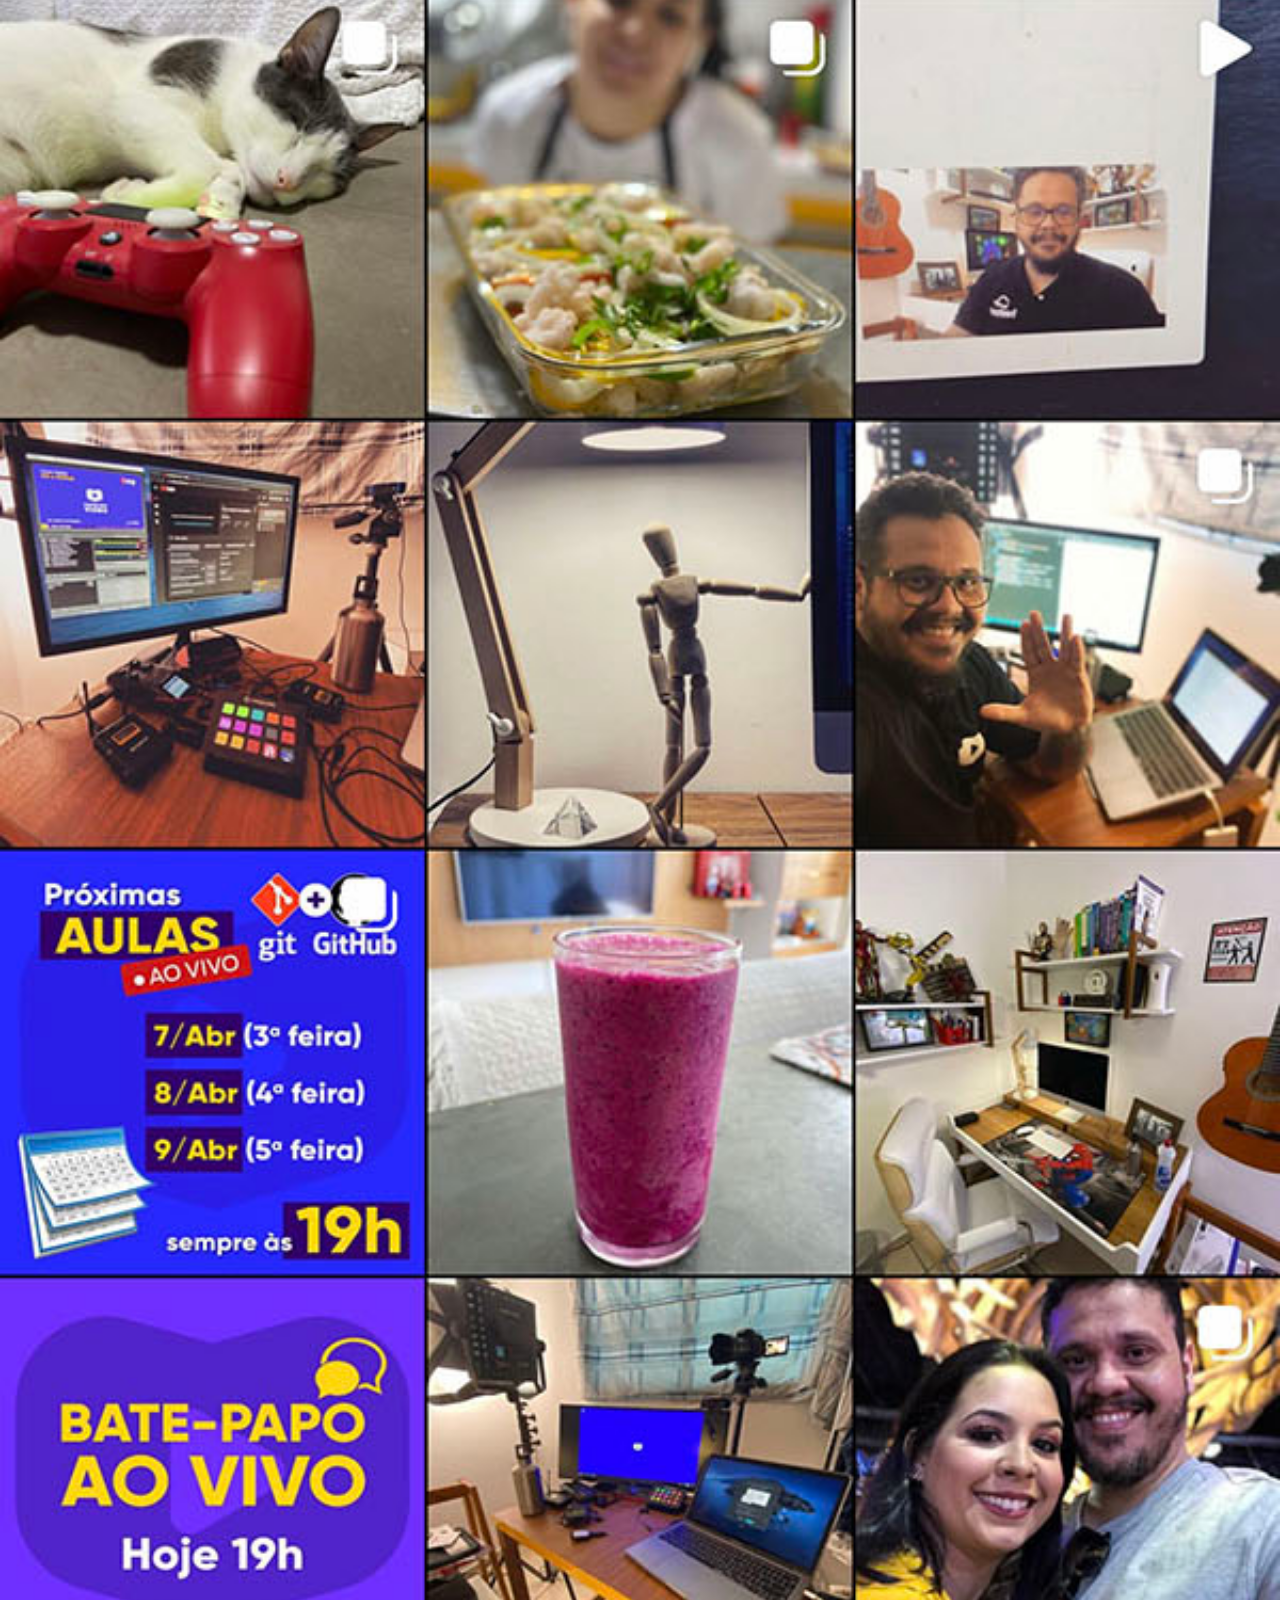
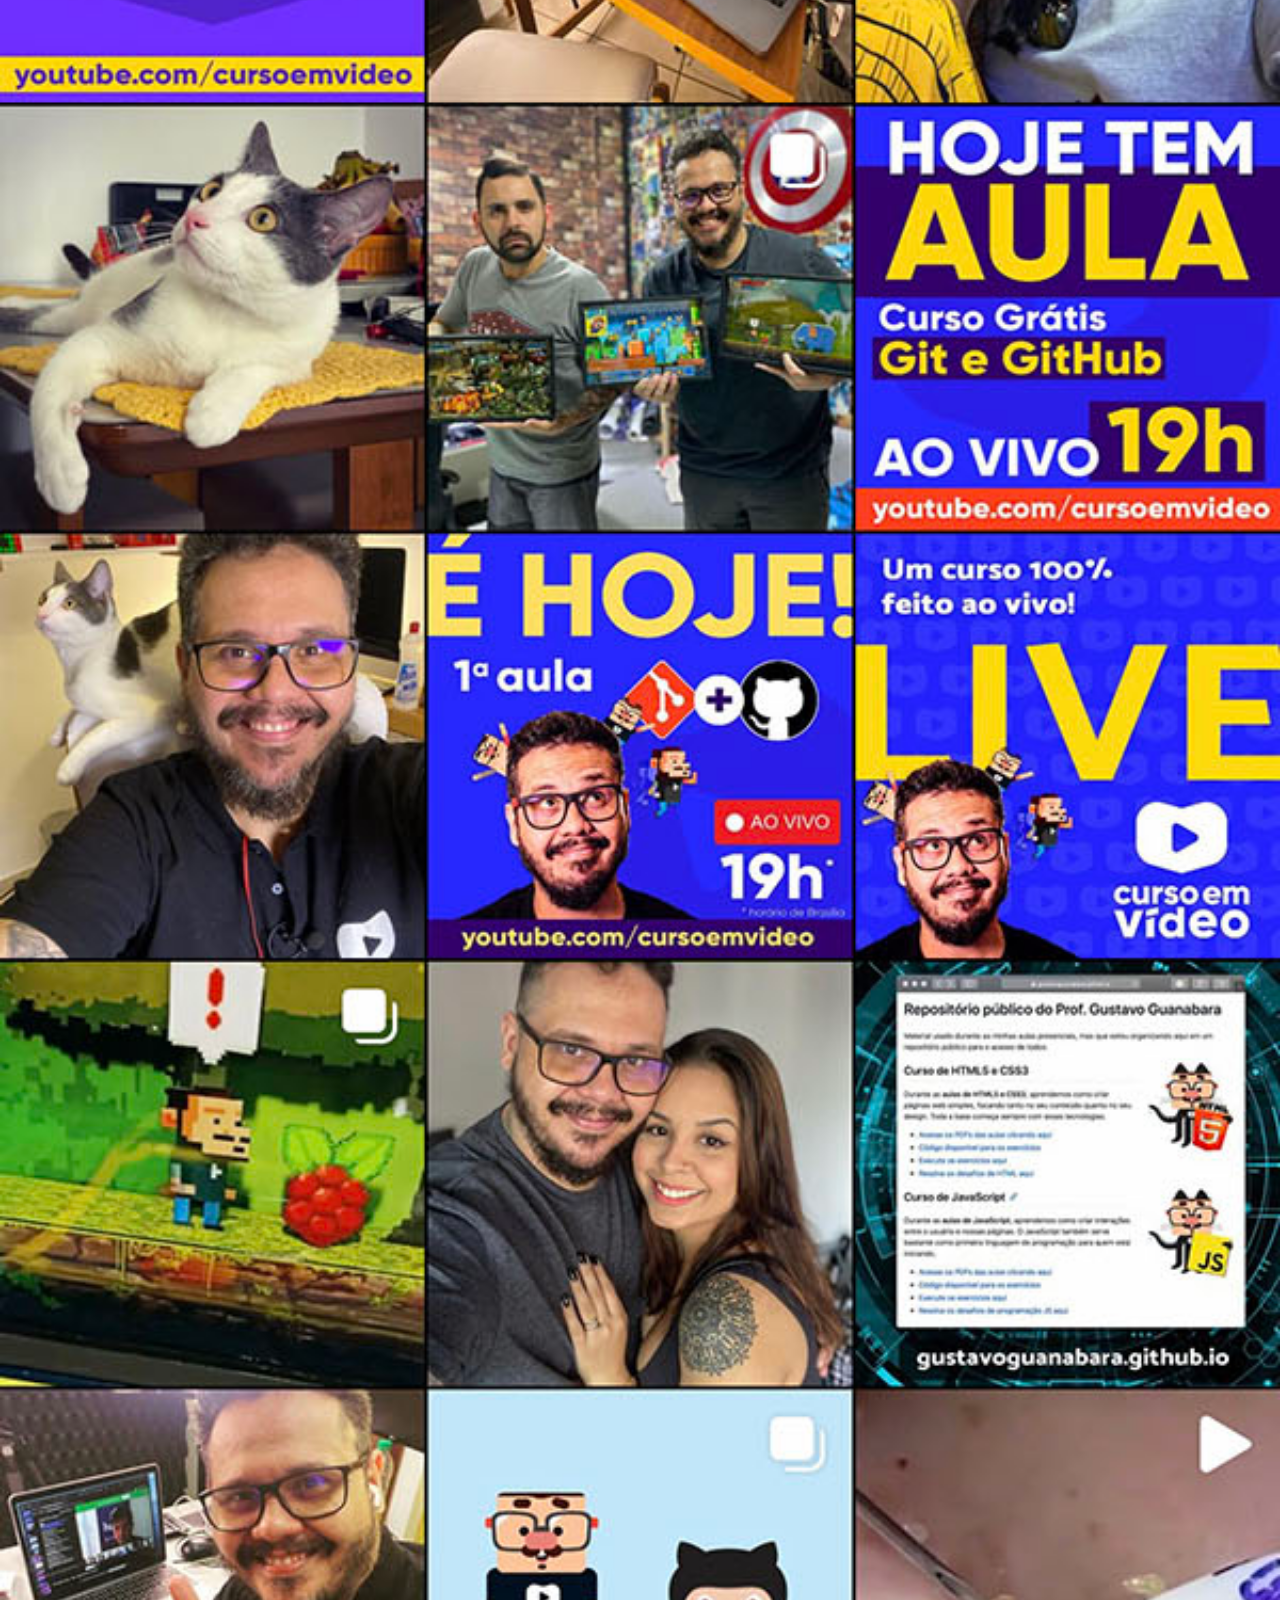
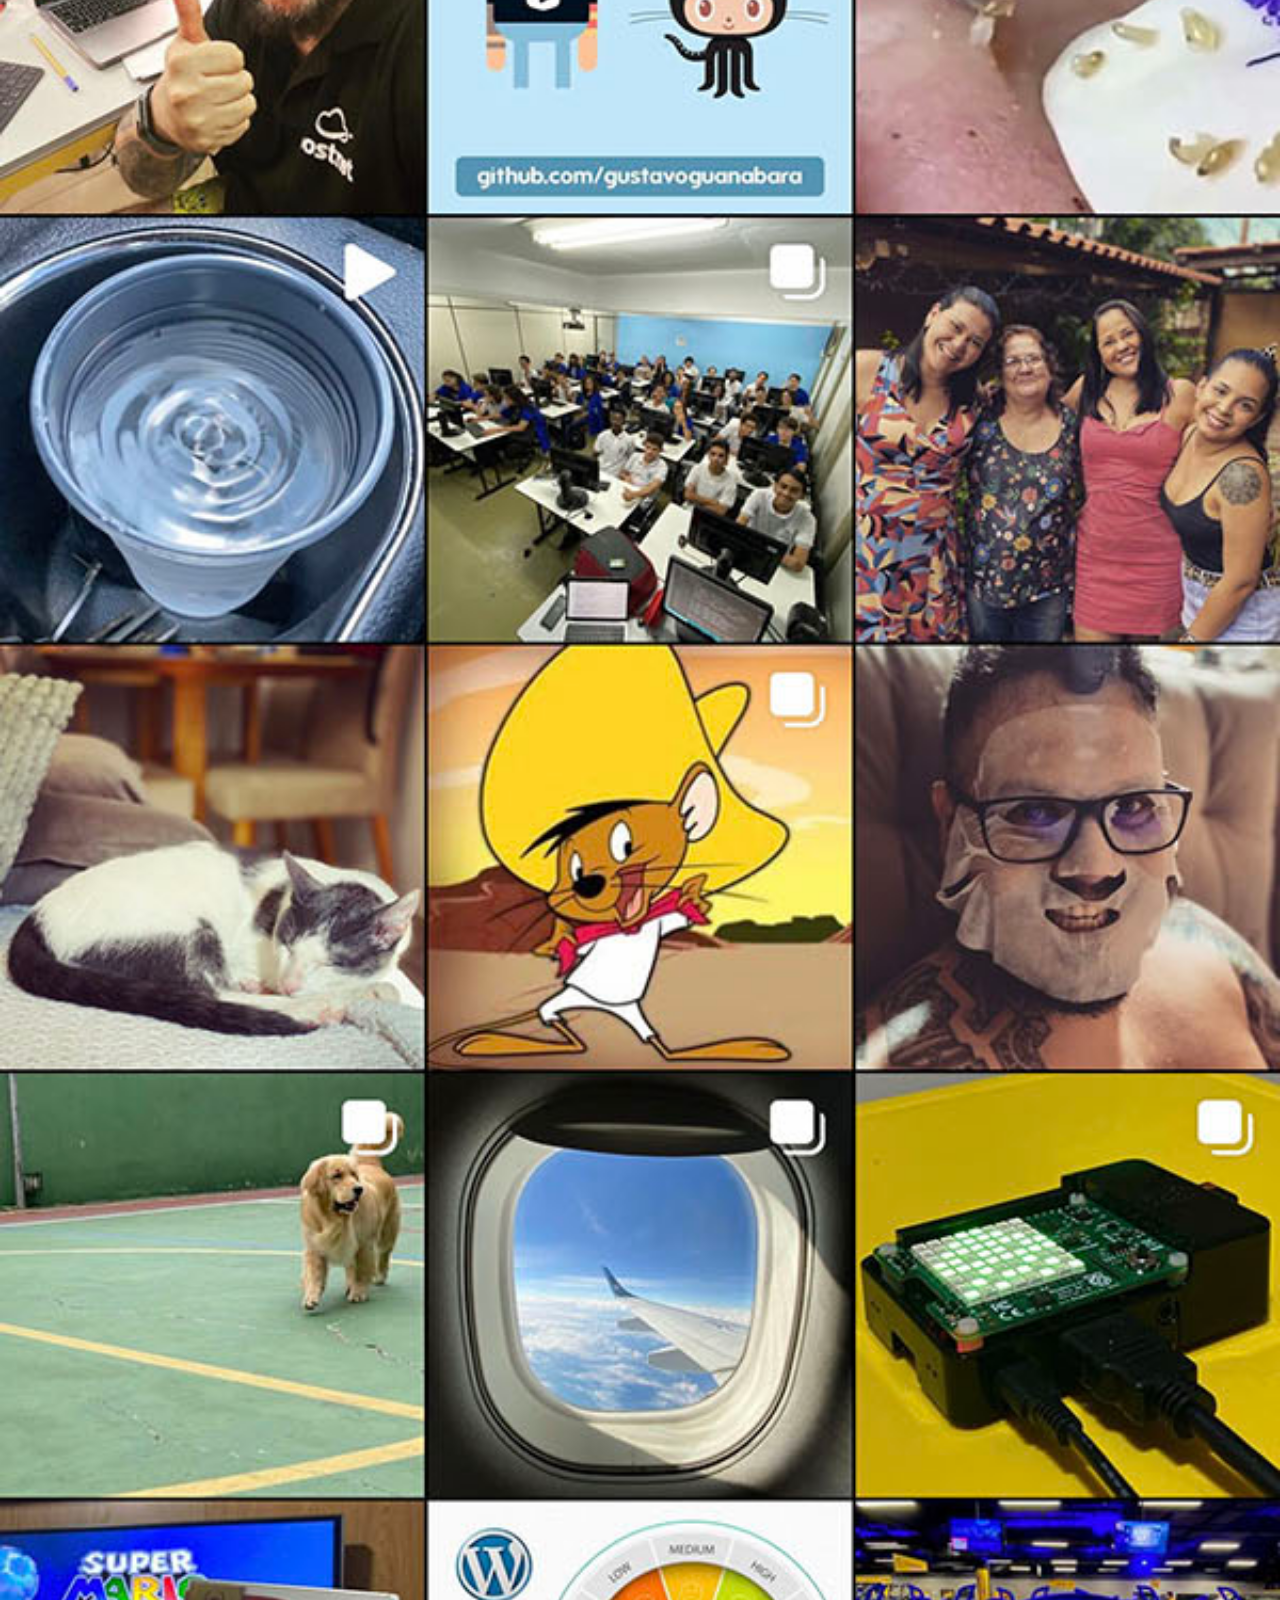
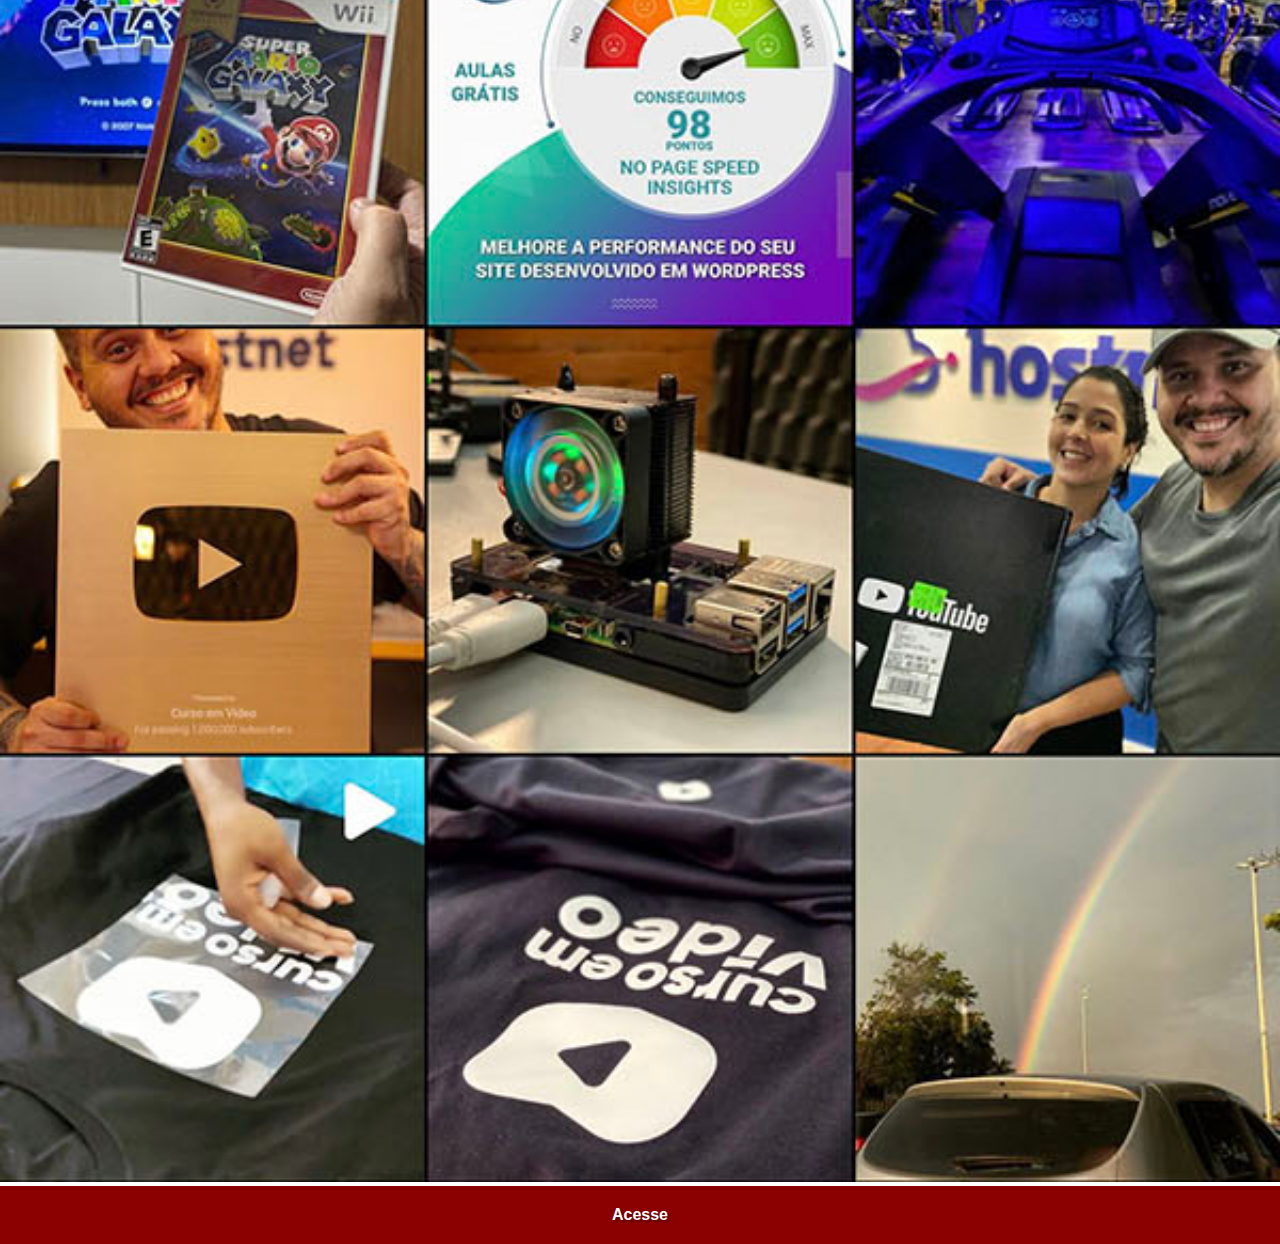
<file: instagram.html>
<!DOCTYPE html>
<html lang="pt-br">
<head>
    <meta charset="UTF-8">
    <meta name="viewport" content="width=device-width, initial-scale=1.0">
    <title>Instagram</title>
    <link rel="stylesheet" href="estilos/social.css">
</head>
<body>
    <img src="imagens/tela-instagram.jpg" alt="">
    <a href="https://www.instagram.com/gustavoguanabara/" target="_blank">Acesse</a>
</body>
</html>
</file>
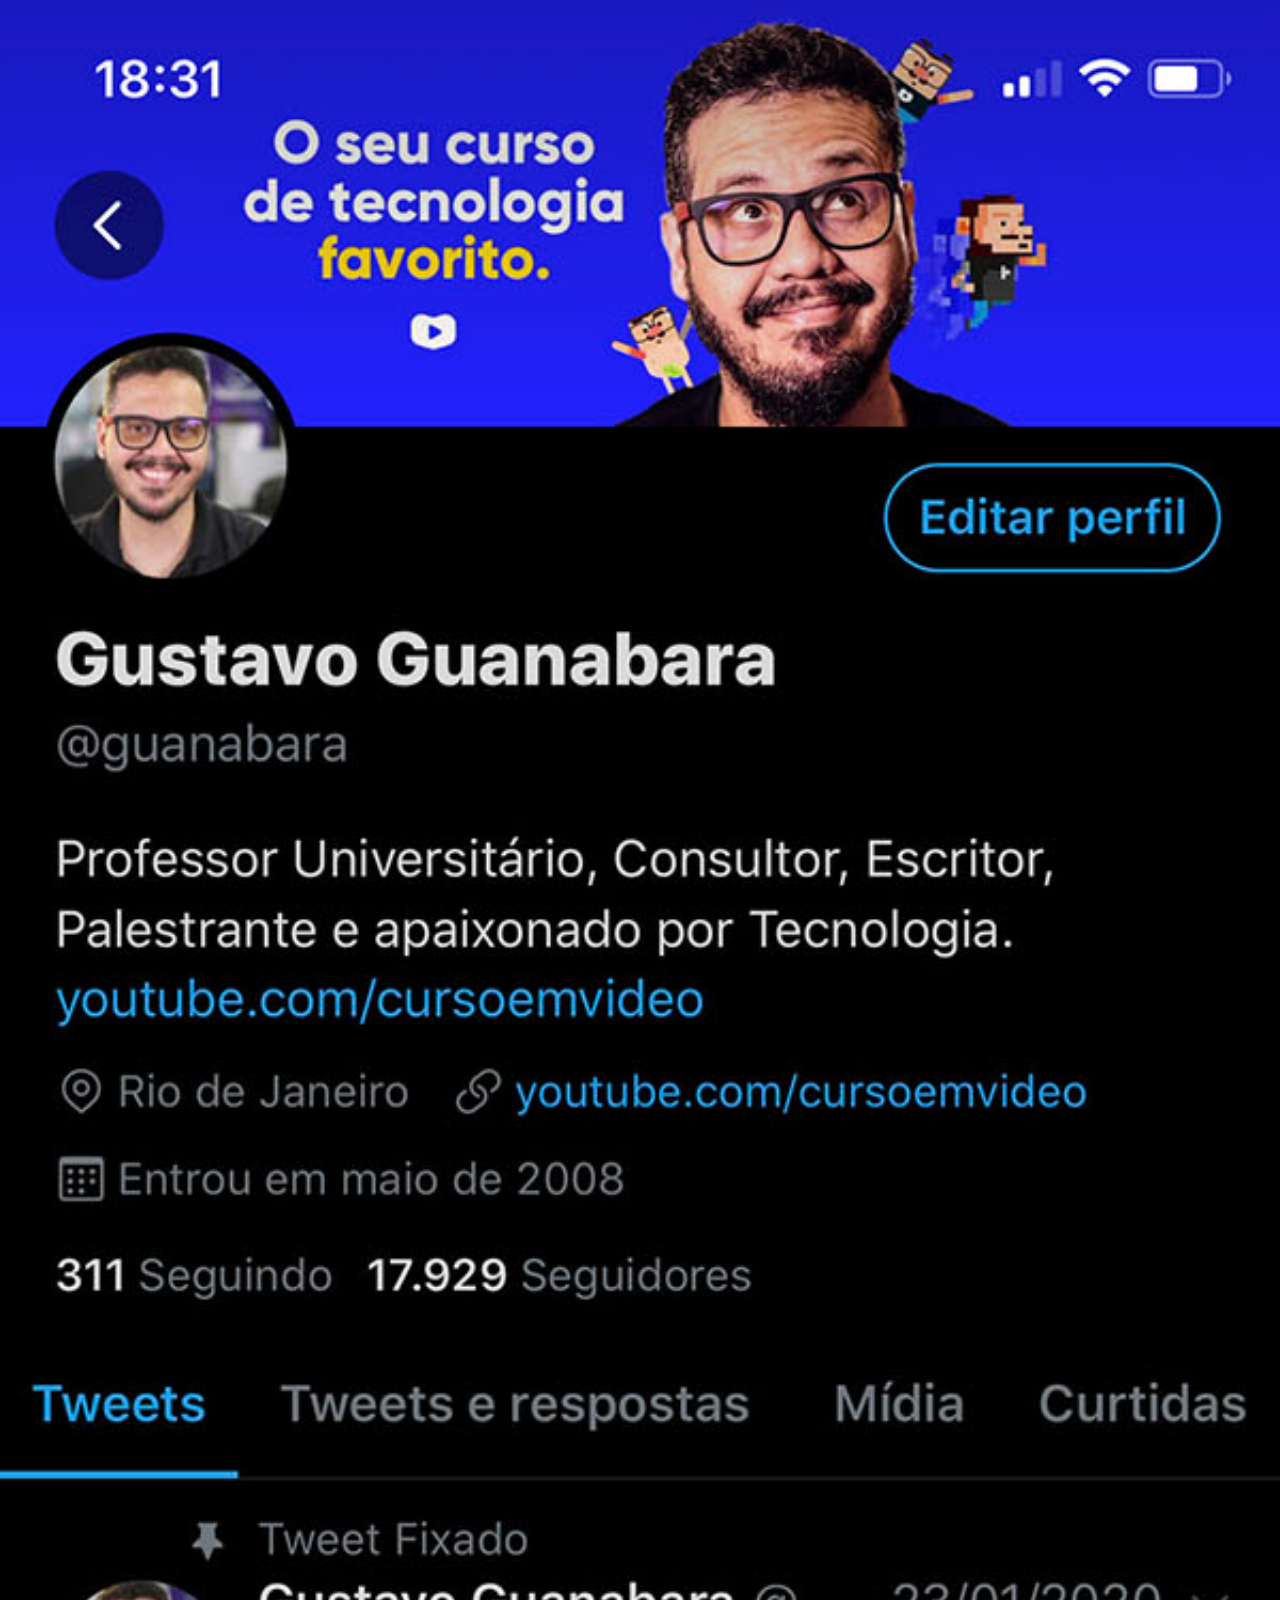
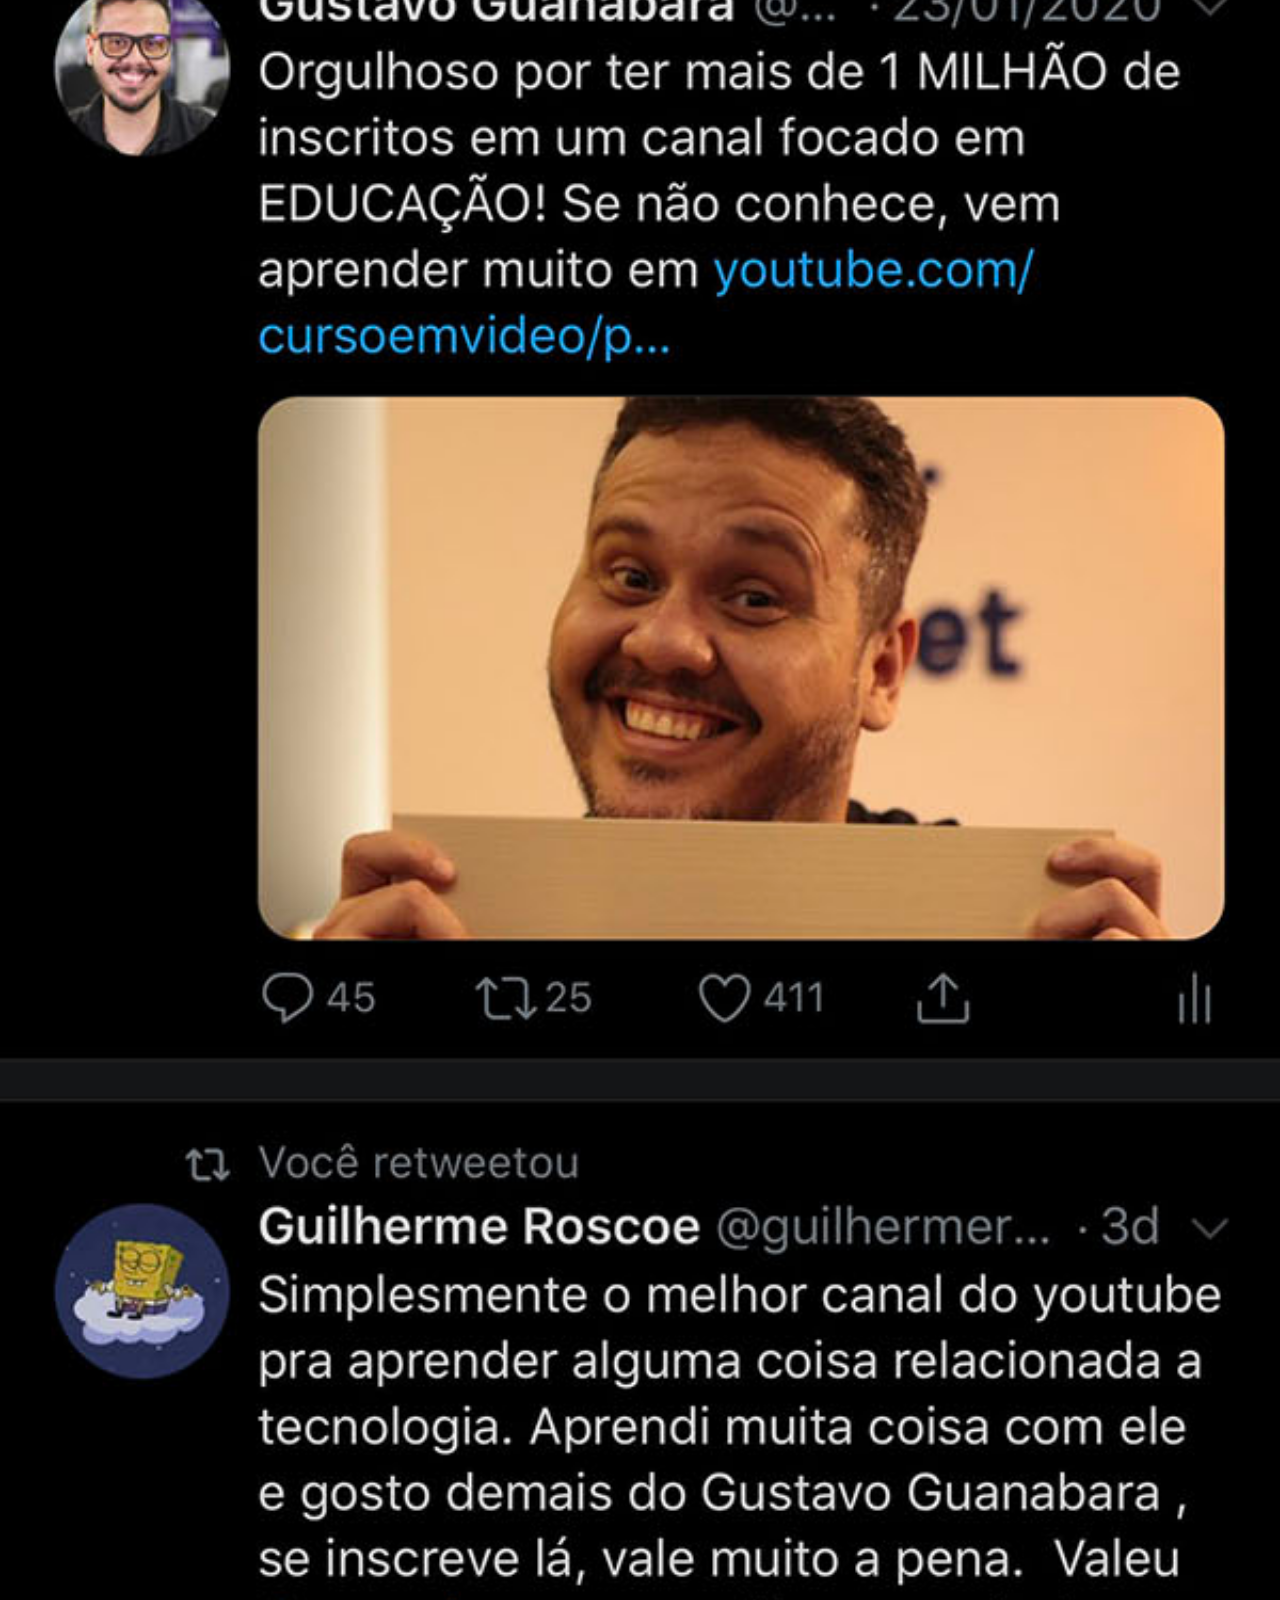
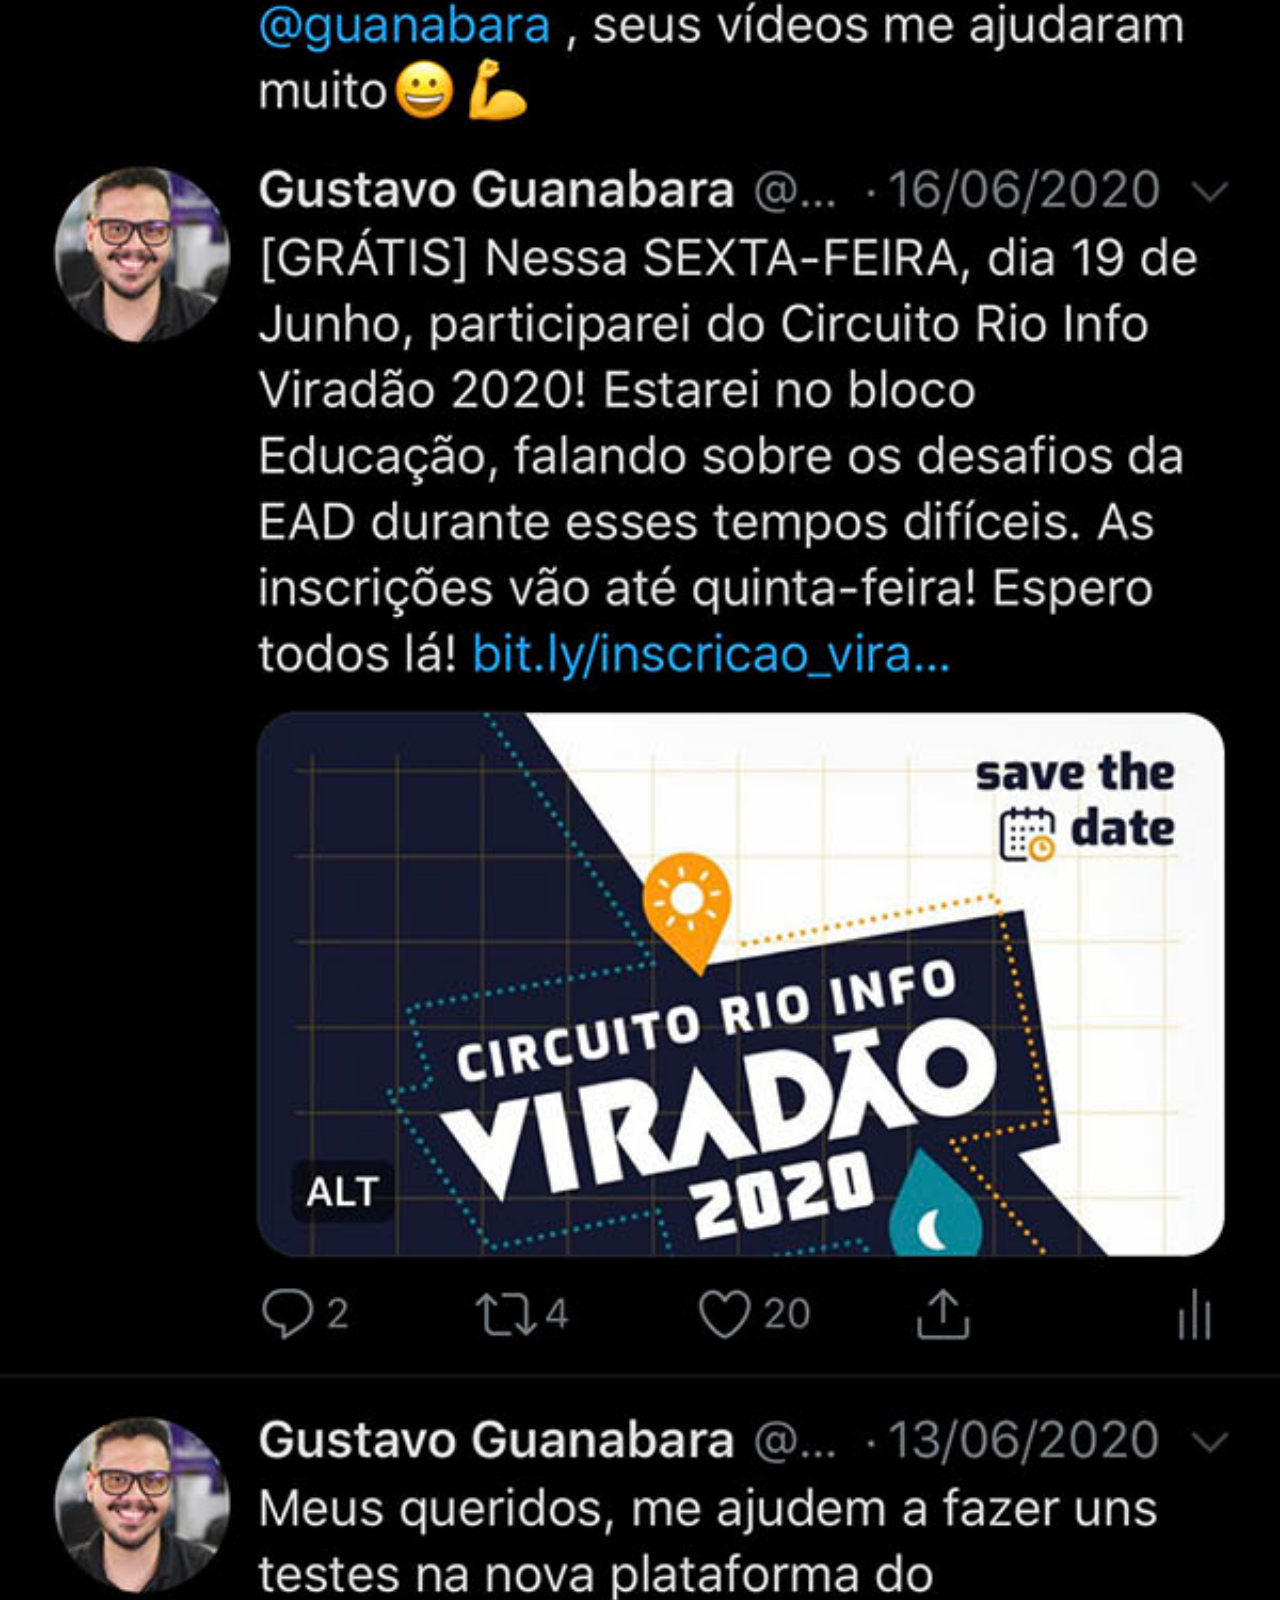
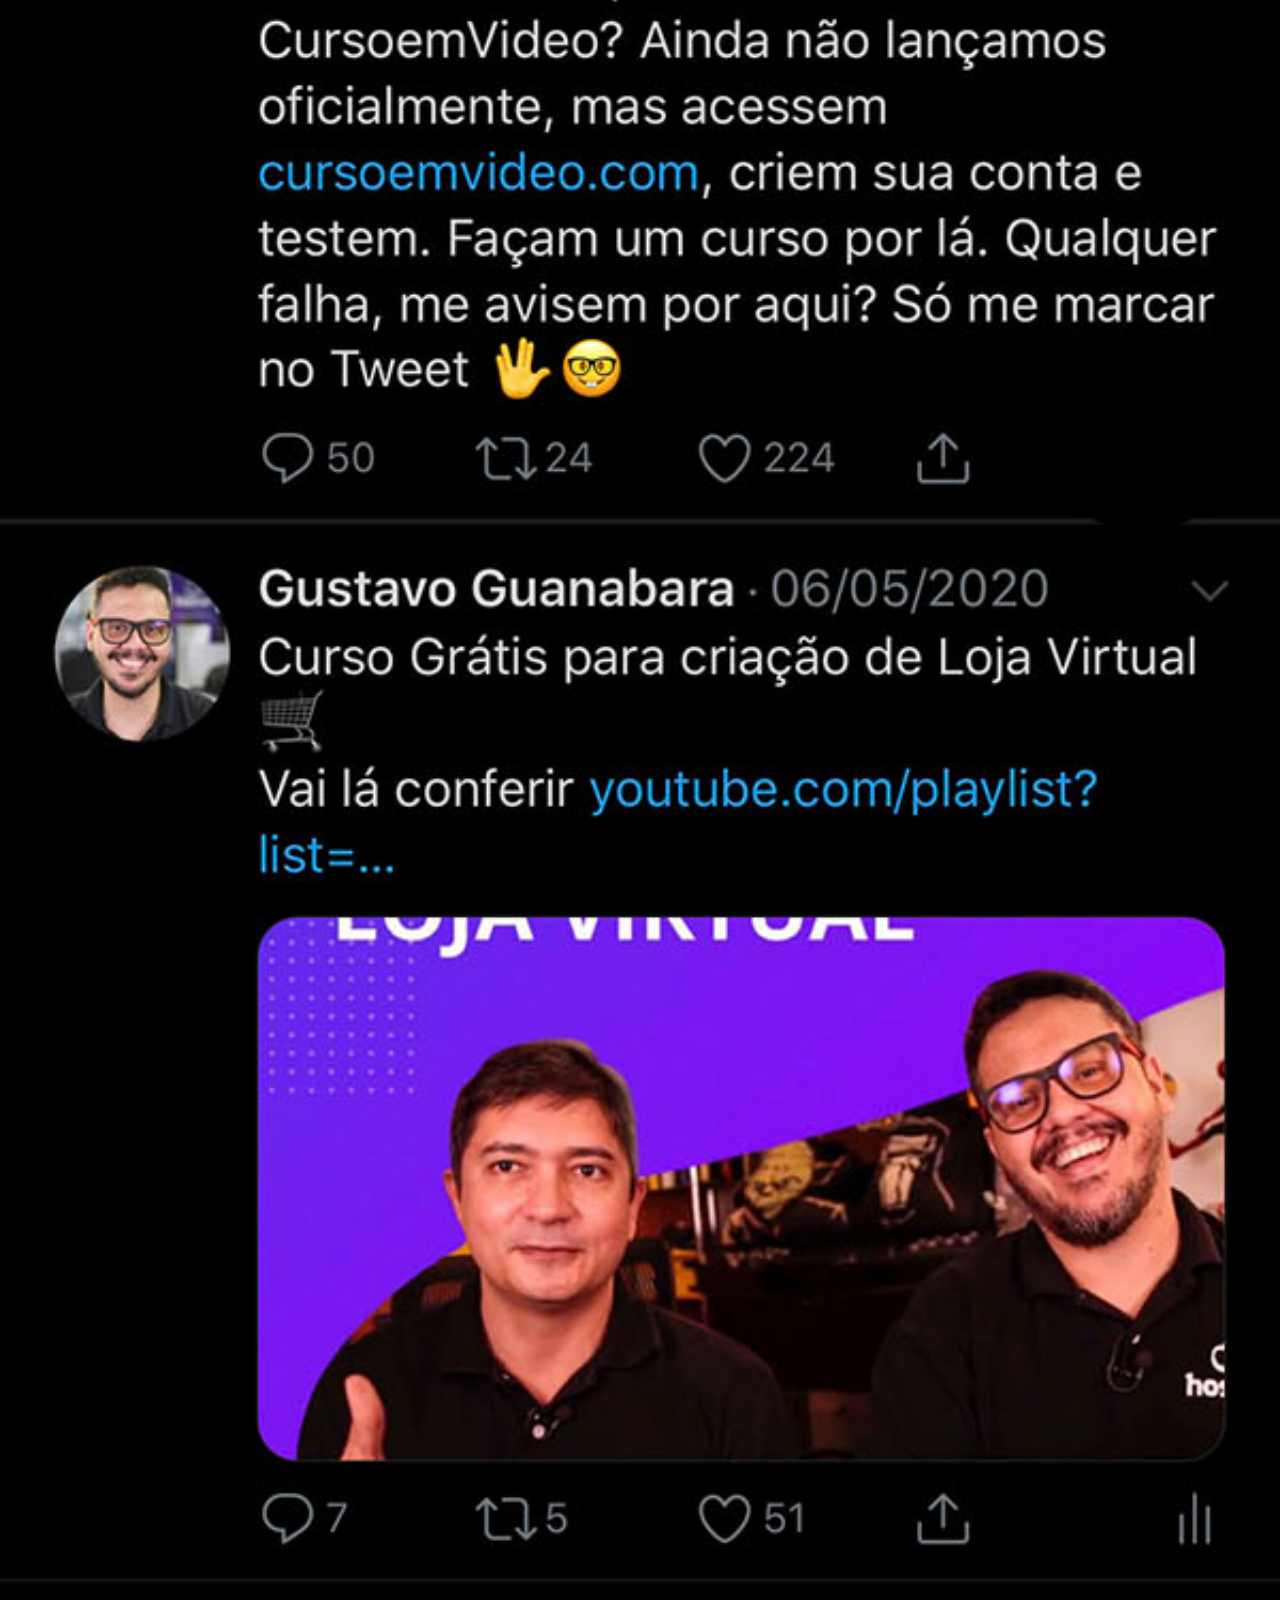
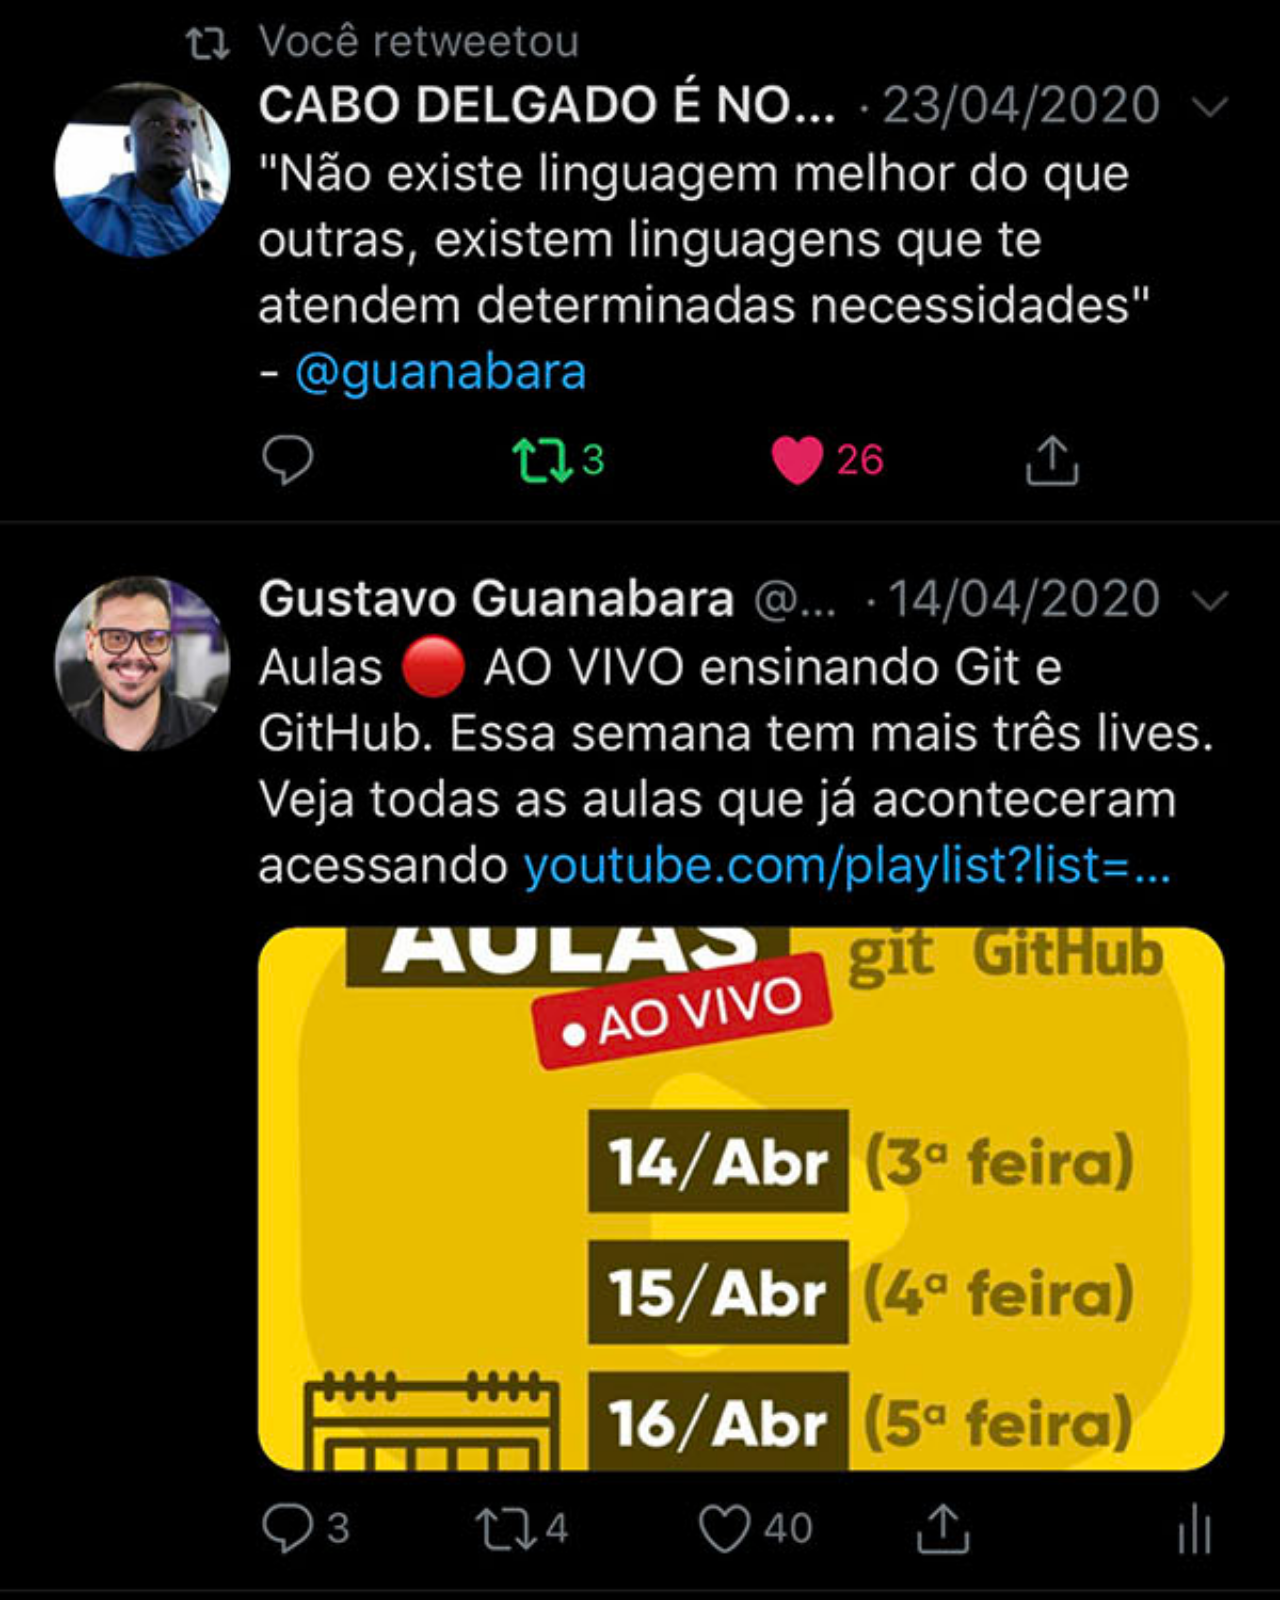
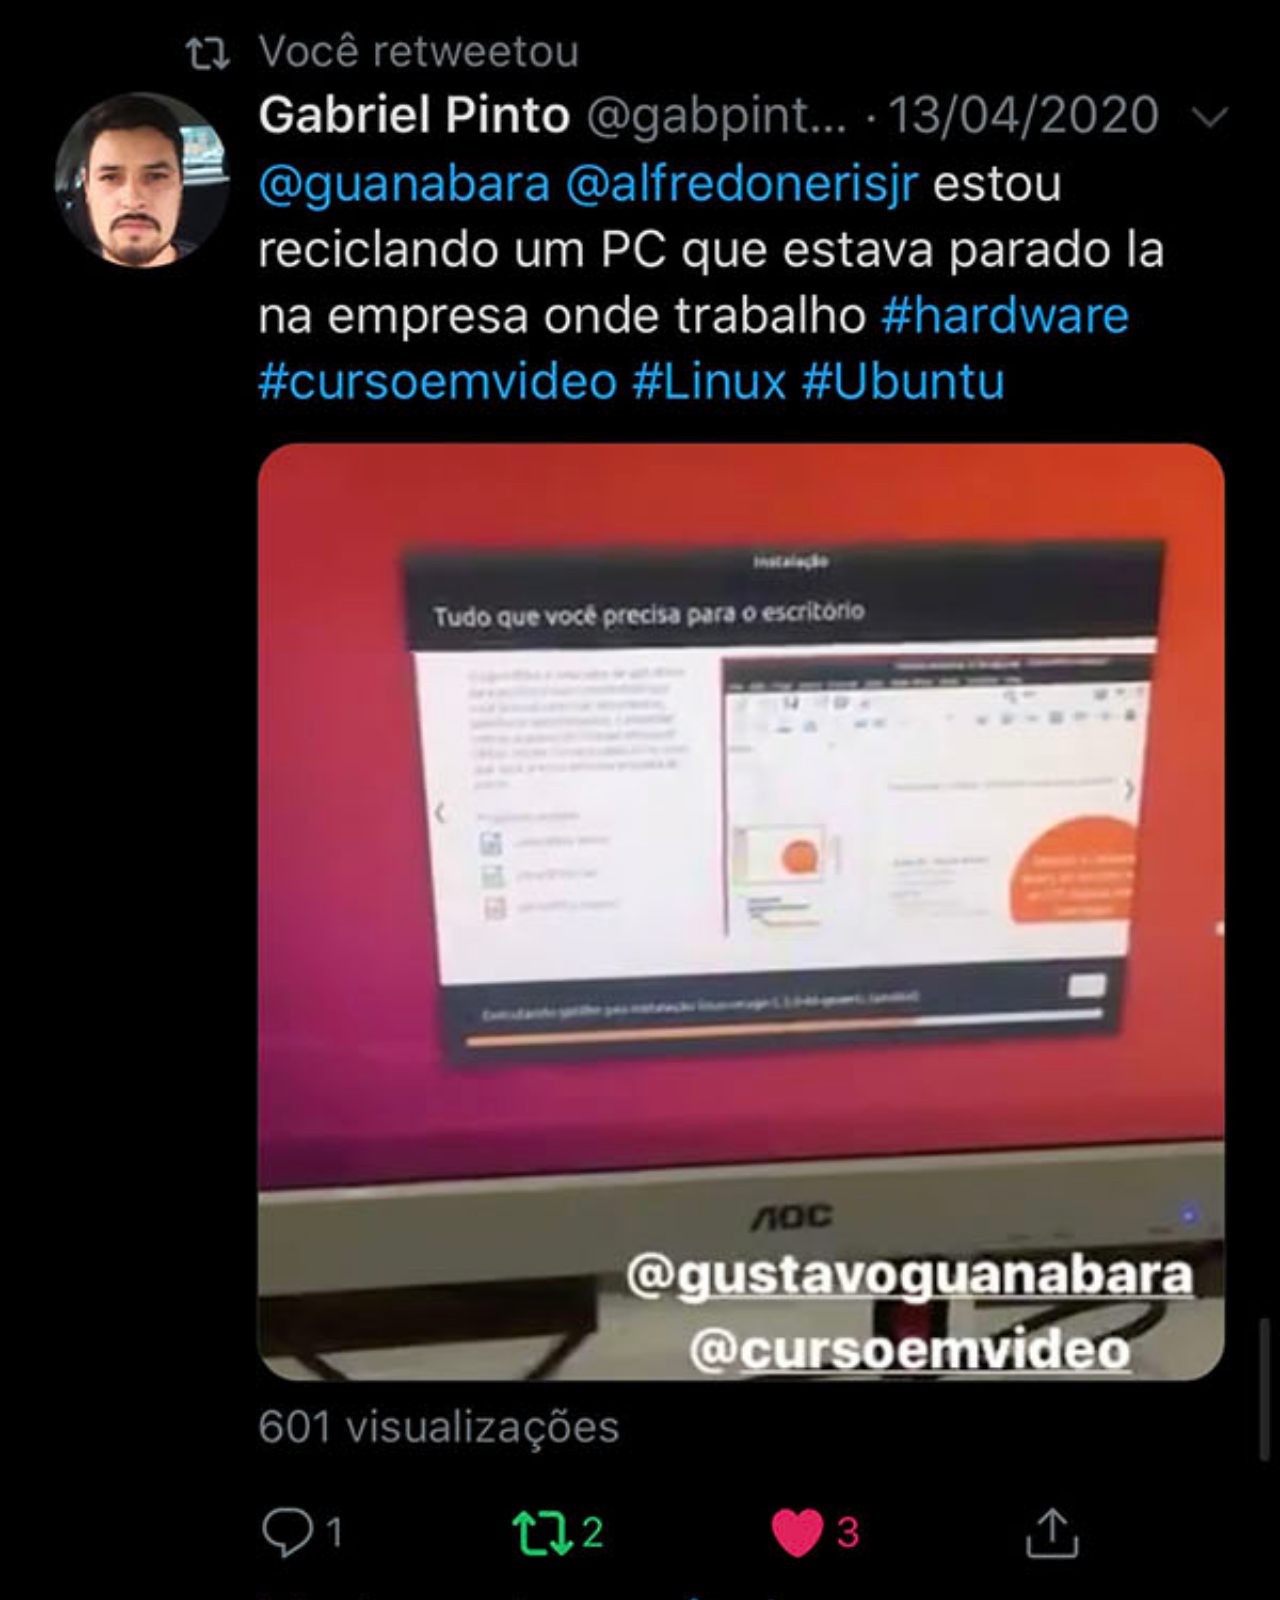
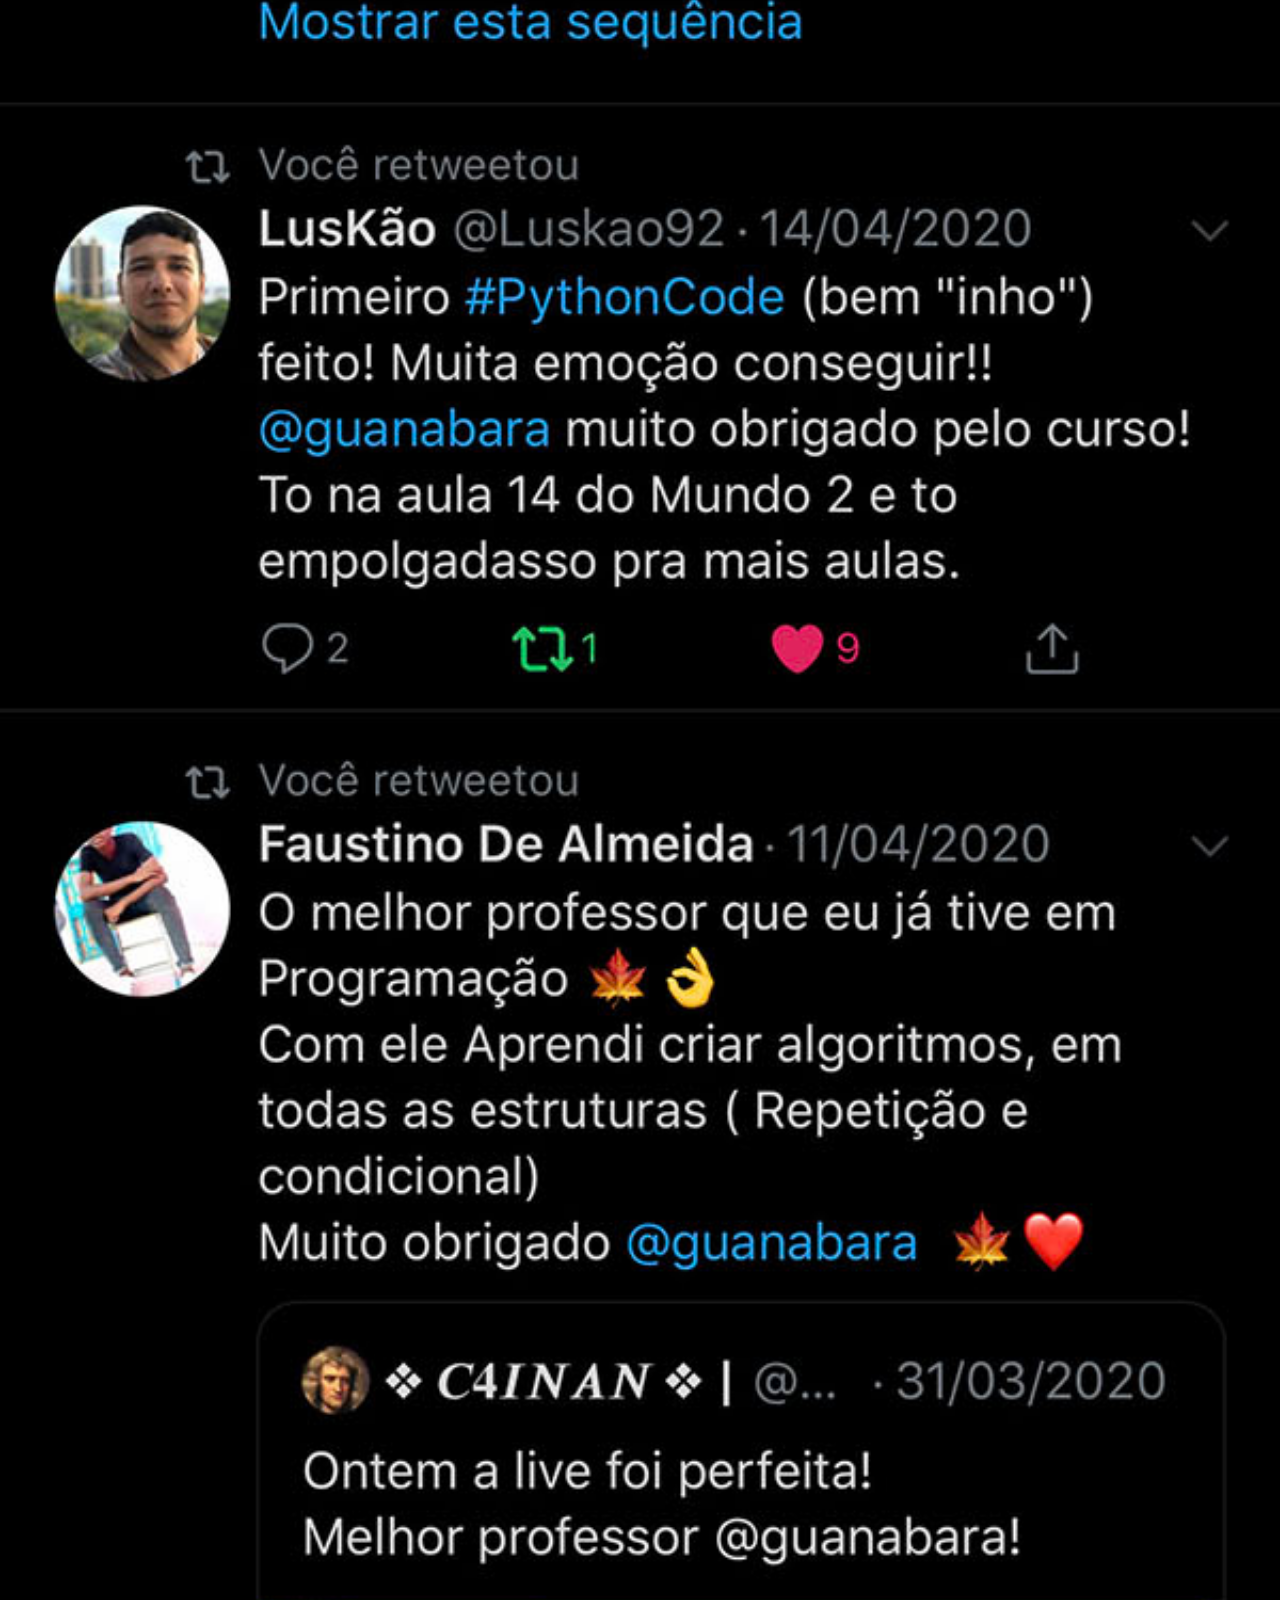
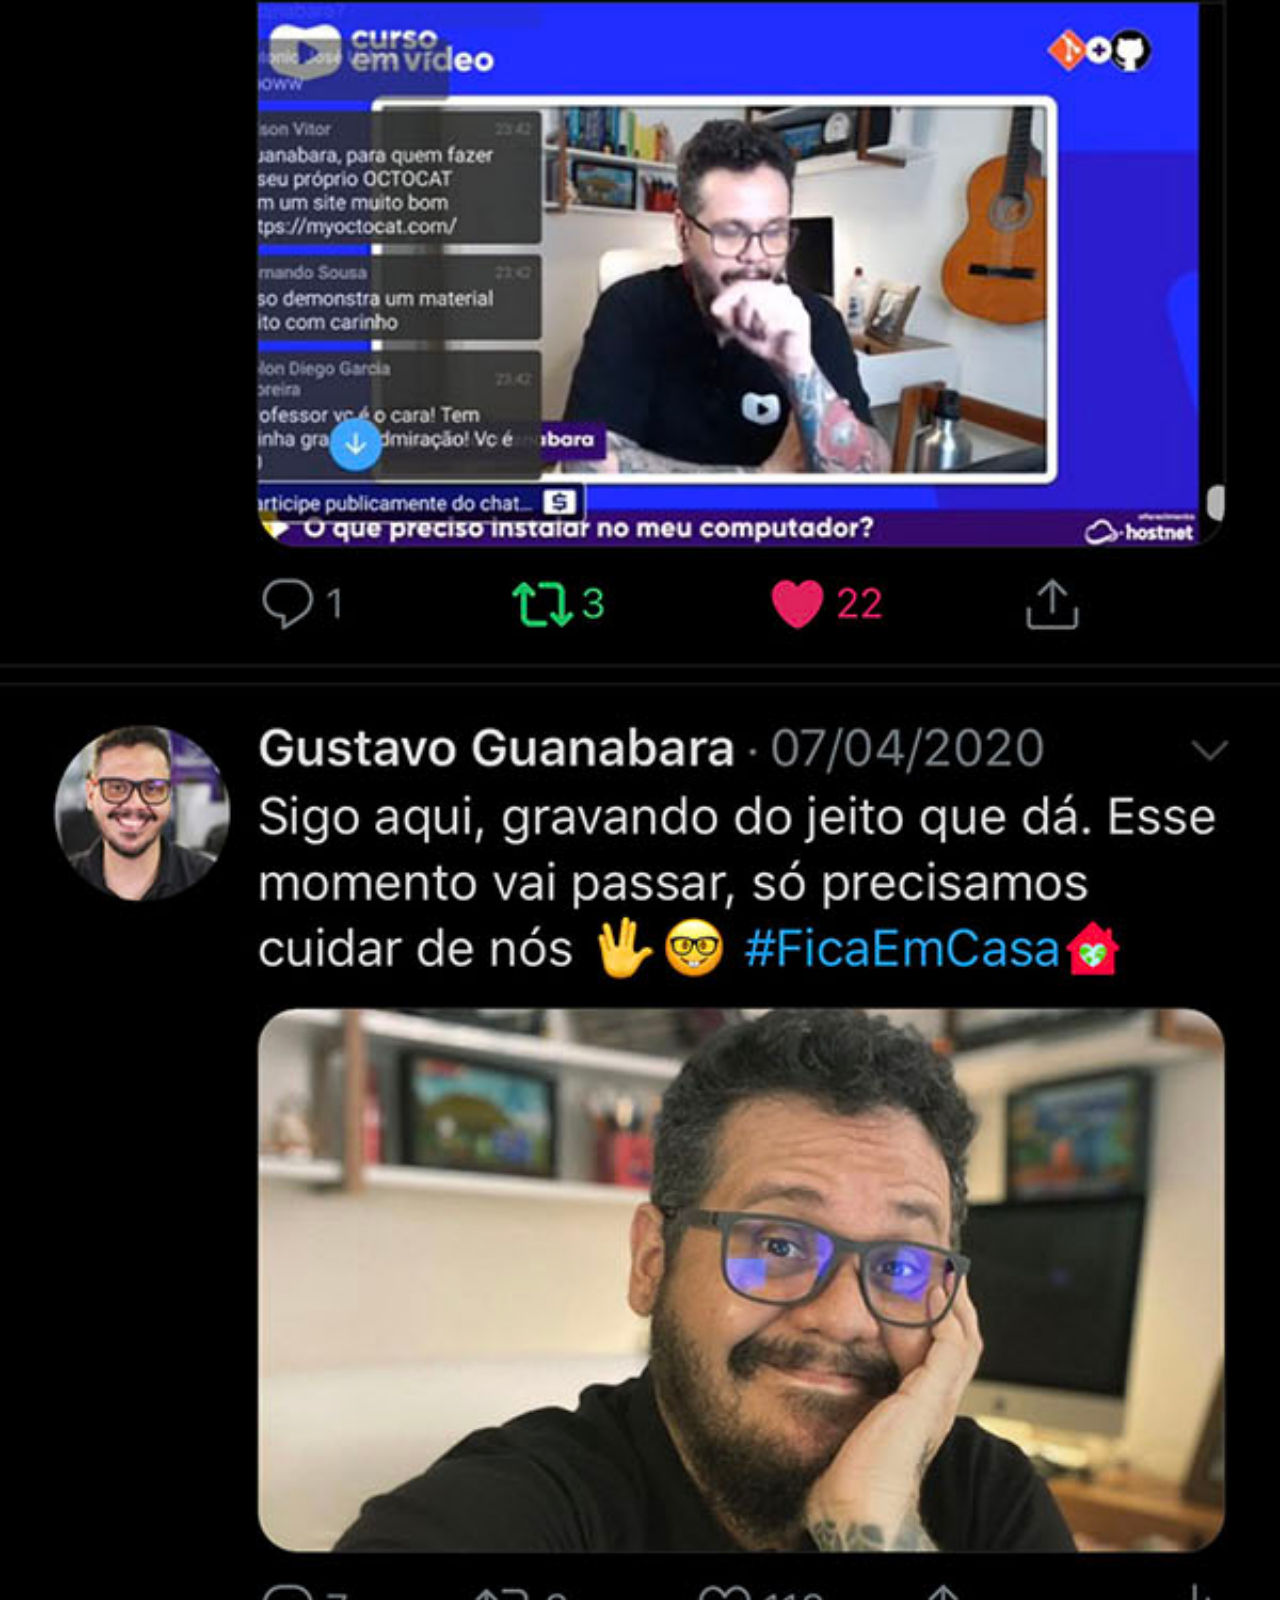
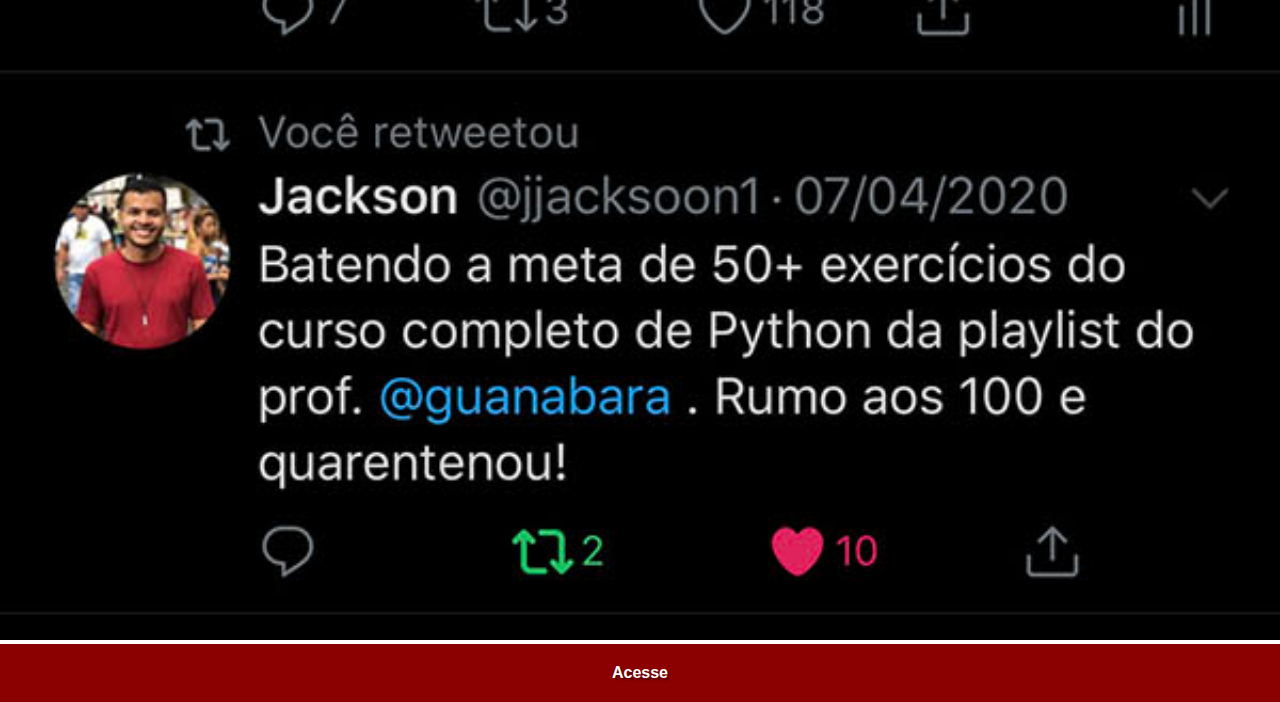
<file: twitter.html>
<!DOCTYPE html>
<html lang="pt-br">
<head>
    <meta charset="UTF-8">
    <meta name="viewport" content="width=device-width, initial-scale=1.0">
    <title>Twitter</title>
    <link rel="stylesheet" href="estilos/social.css">
</head>
<body>
    <img src="imagens/tela-twitter.jpg" alt="">
    <a href="https://twitter.com/guanabara?ref_src=twsrc%5Egoogle%7Ctwcamp%5Eserp%7Ctwgr%5Eauthor" target="_blank">Acesse</a>
</body>
</html>
</file>
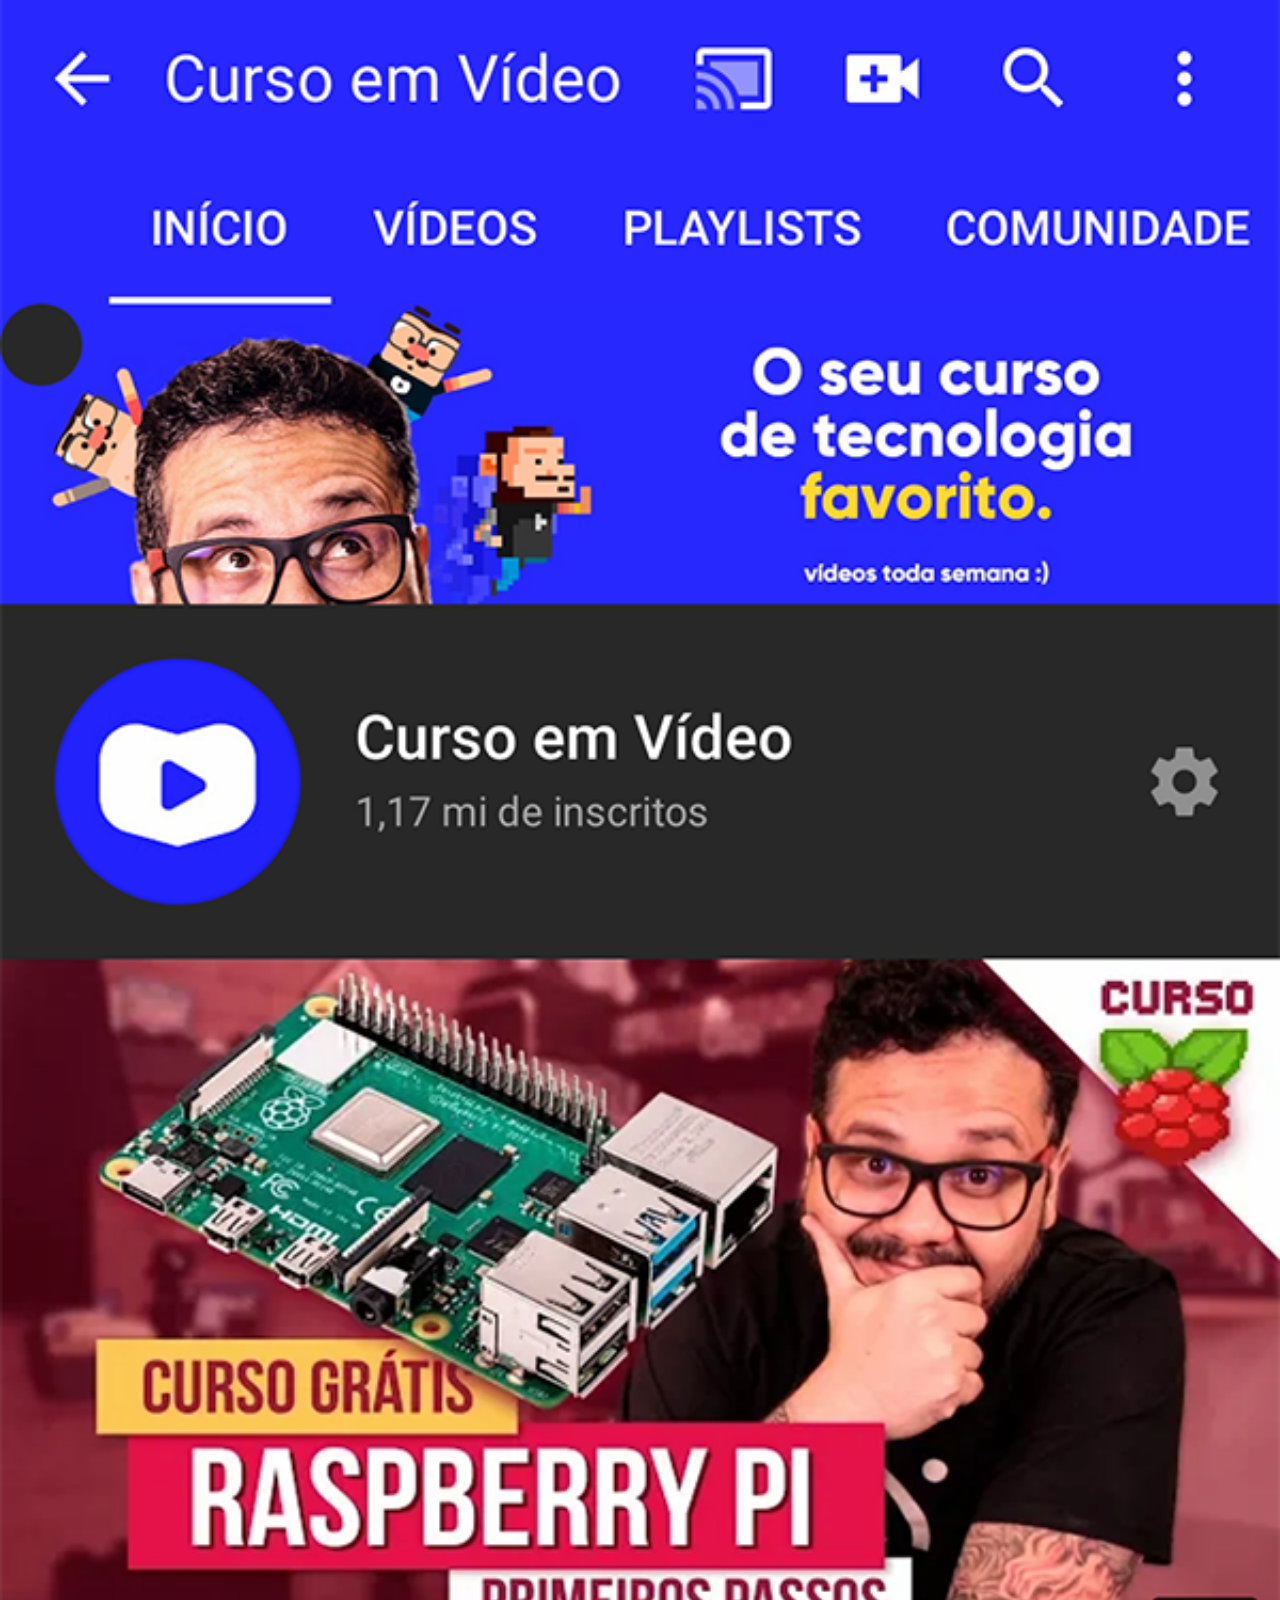
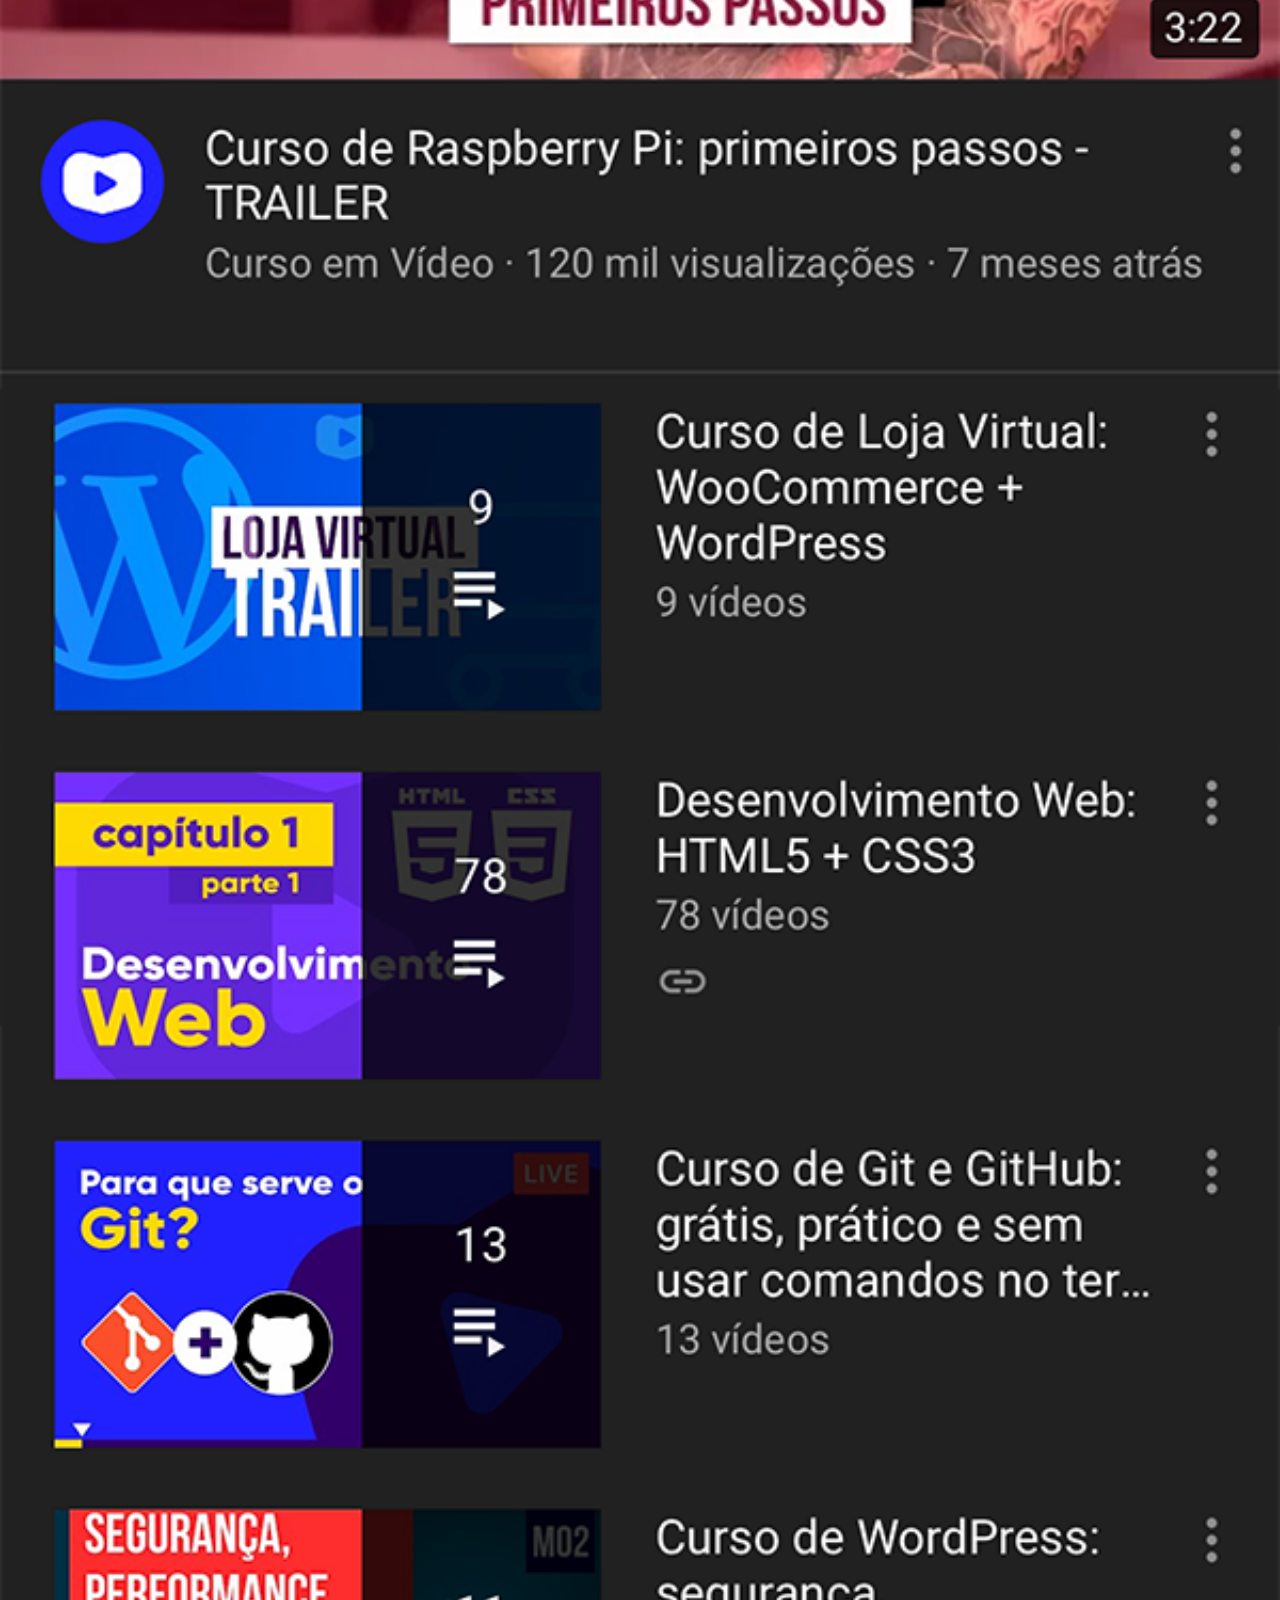
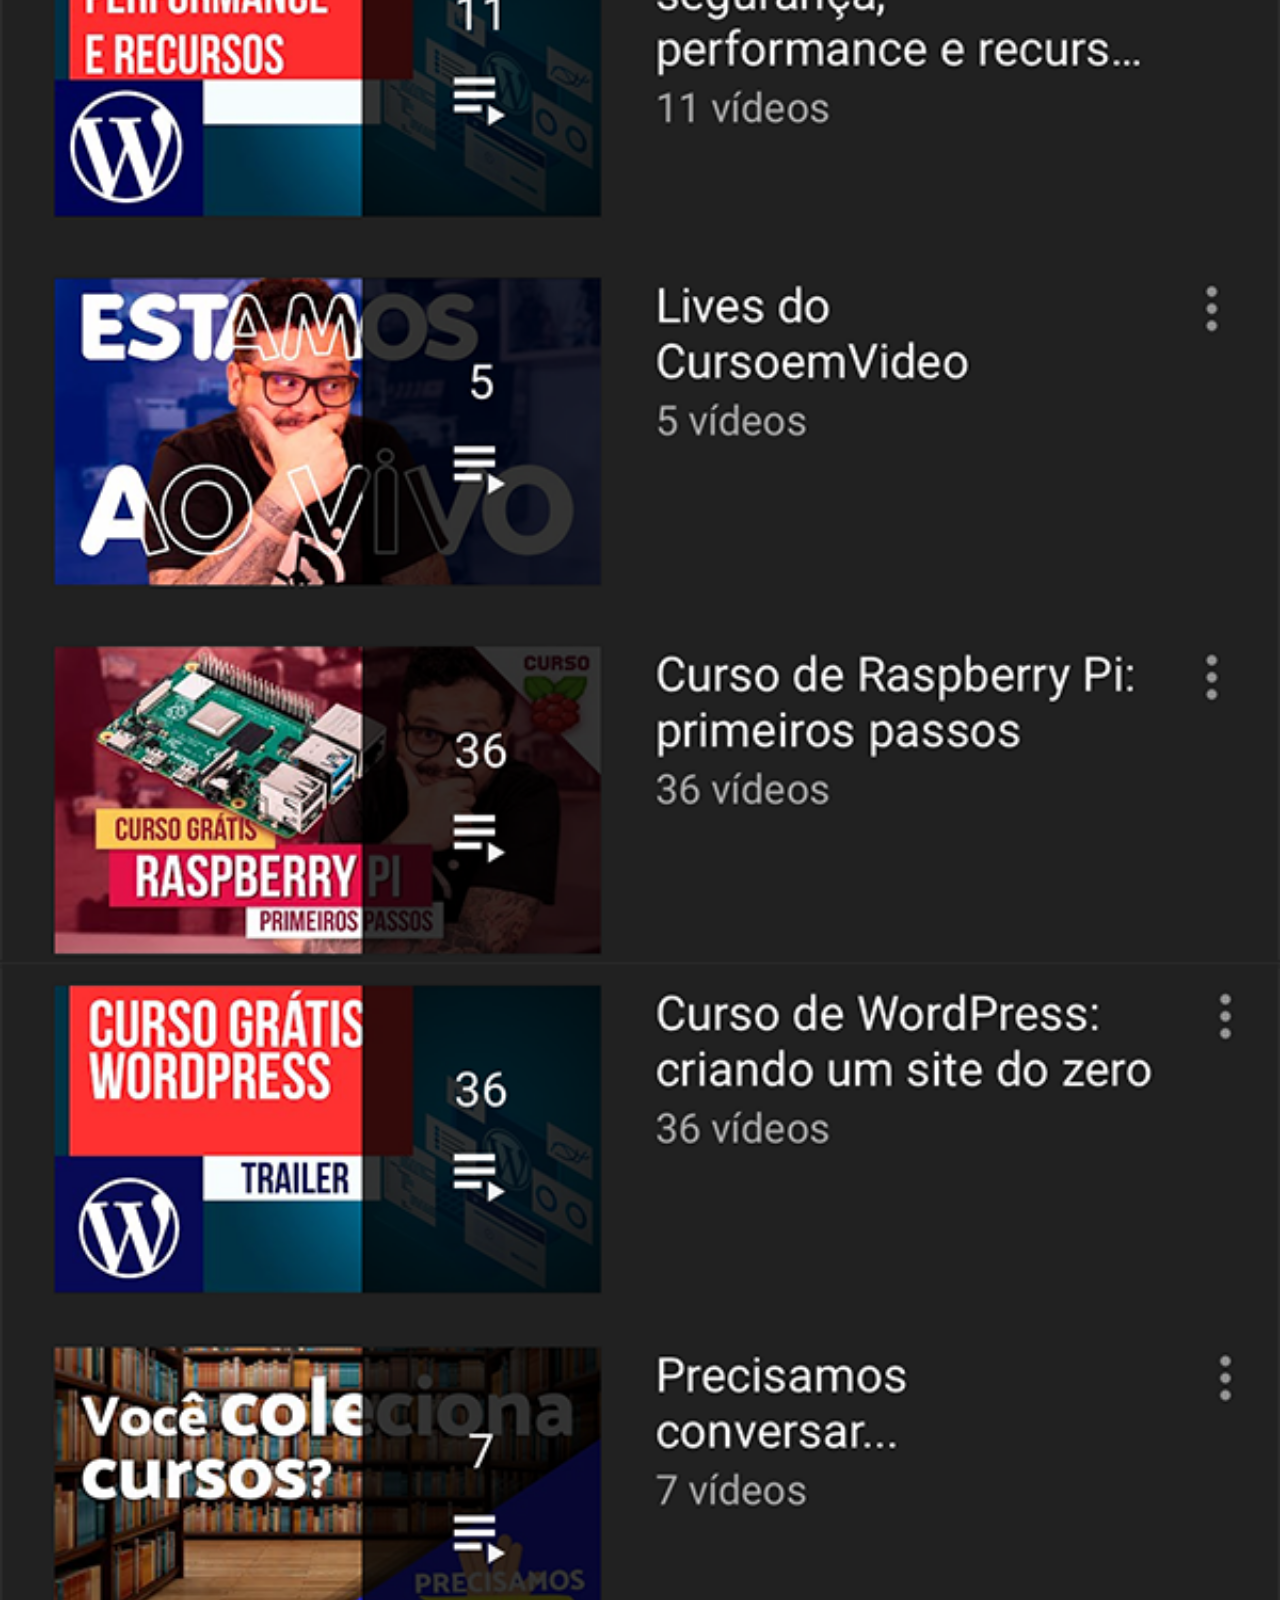
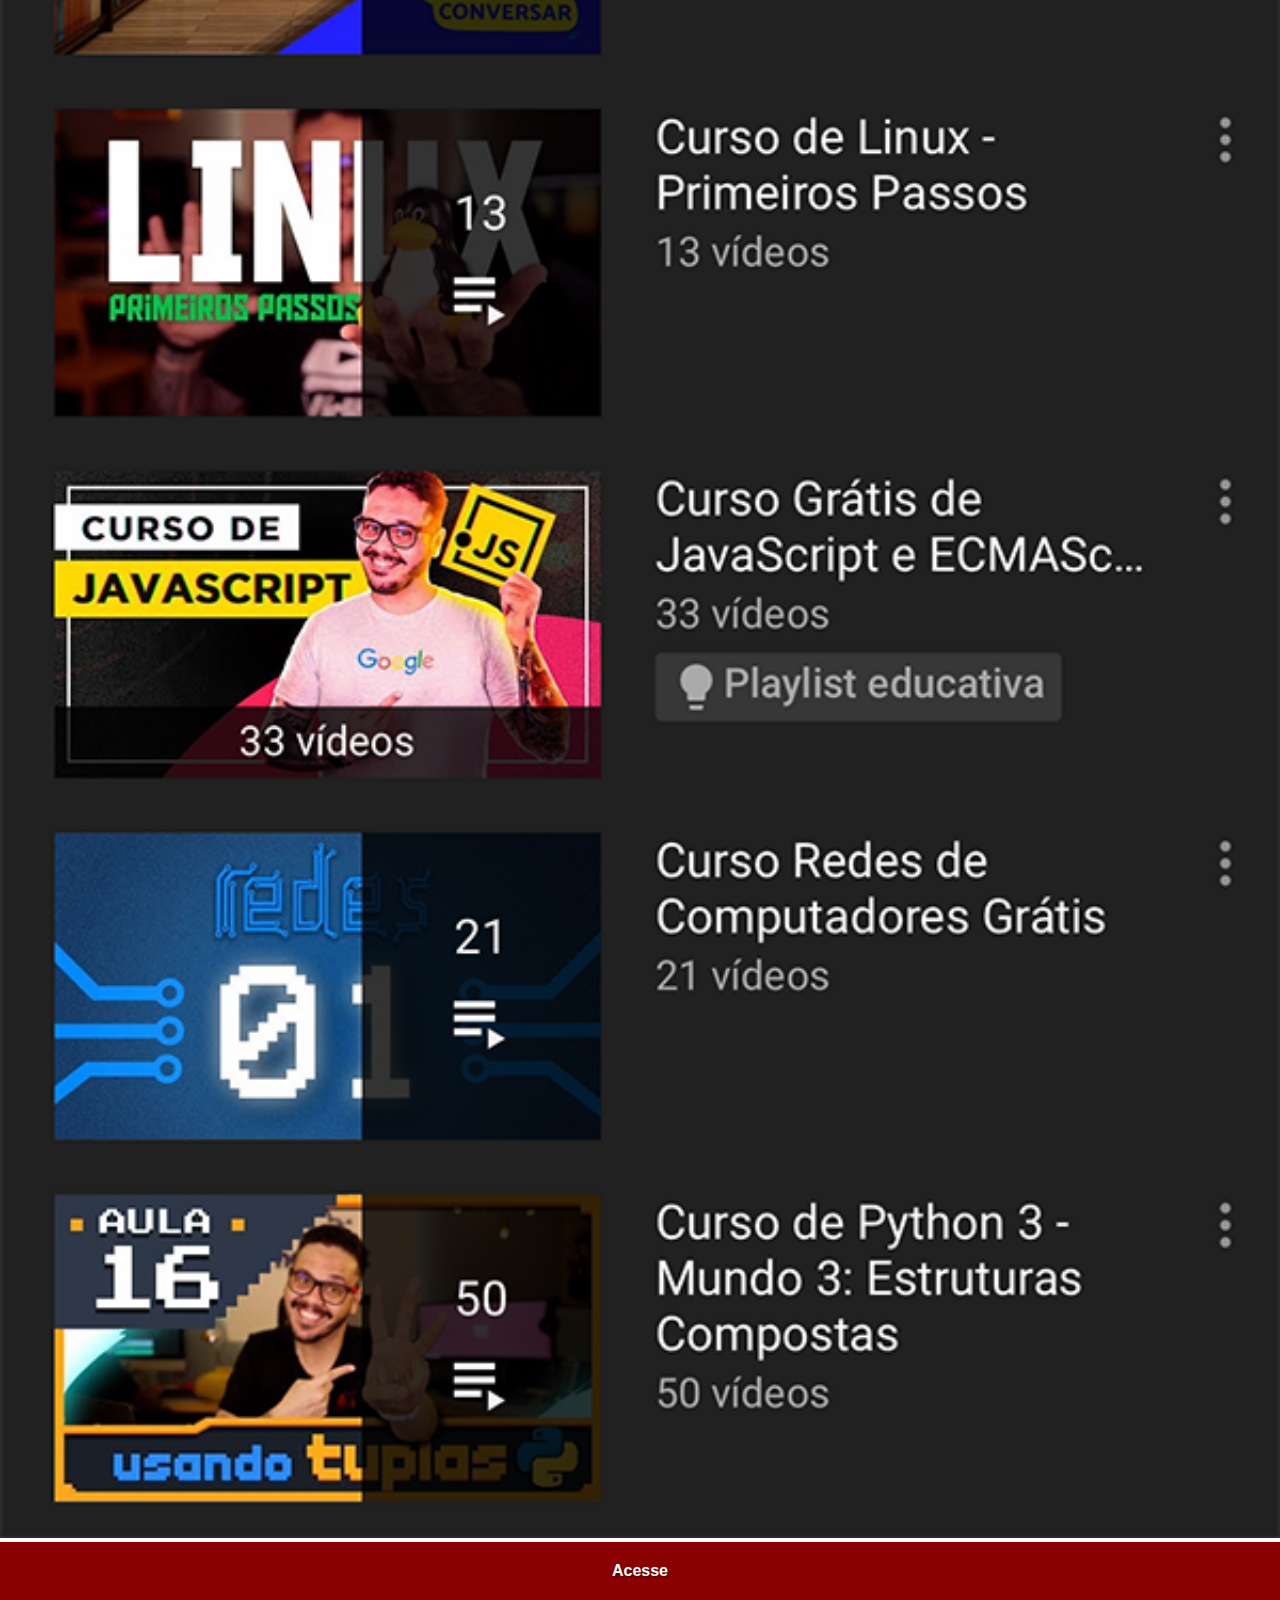
<file: youtube.html>
<!DOCTYPE html>
<html lang="pt-br">
<head>
    <meta charset="UTF-8">
    <meta name="viewport" content="width=device-width, initial-scale=1.0">
    <title>Youtube</title>
    <link rel="stylesheet" href="estilos/social.css">
</head>
<body>
    <img src="imagens/tela-youtube.png" alt="">
    <a href="https://www.youtube.com/channel/UCrWvhVmt0Qac3HgsjQK62FQ" target="_blank">Acesse </a>
</body>
</html>
</file>
<file: estilos/style.css>
@charset "UTF-8";

*{
    padding: 0;
    margin: 0;
    font-family: Arial, Helvetica, sans-serif;
}

html, body{
    height: 100vh;
    width: 100vw;
    background-color: black;
}

body{
    background: url('../imagens/fundo-madeira.jpg' ) no-repeat top center;
    background-size: cover;
    background-attachment: fixed;
}

main{
    height: 100vh;
    position: relative;
}

section#celular{
    position: absolute;
    top: 50%;
    left: 50%;
    transform: translate(-50%, -50%);
    height: 627px;
    width: 311px;
    background-color: green;
    background: url('../imagens/frame-iphone.png') no-repeat;
}

iframe#tela{
    position: relative;
    top: 80px;
    left: 22px;
    width: 267px;
    height: 471px;
}

section#redes-sociais{
    text-align: right;
    margin-right: 10px;
}

section#redes-sociais img{
    width: 50px;
    margin: 10px;
    border-radius: 50%;
    box-shadow: 2px 2px 5px rgba(0, 0, 0, 0.411);
    box-sizing: border-box;
    transition-duration: 0.3s;
}

section#redes-sociais img:hover{
    border: 1px solid rgba(255, 255, 255, 0.603);
    transform: translate(-3px, -3px);
    box-shadow: 5px 5px 10px rgba(0, 0, 0, 0.616);
}
</file>
<file: estilos/social.css>
@charset "UTF-8";
*{
    margin: 0;
    padding: 0;
    font-family: Arial, Helvetica, sans-serif;
}

::-webkit-scrollbar{
    width: 0px;
    height: 0px;
}

img{
    width: 100vw;

}

a{
    display: block;
    background-color: darkred;
    color: white;
    padding: 20px;
    text-align: center;
    font-weight: bolder;
    text-shadow: 2px 2px 2px rgba(0, 0, 0, 0.39);
    text-decoration: none;
    transition-duration: 0.2s;
}

a:hover{
    color: darkred;
    background-color: rgba(255, 255, 255, 0.849);
}
</file>
